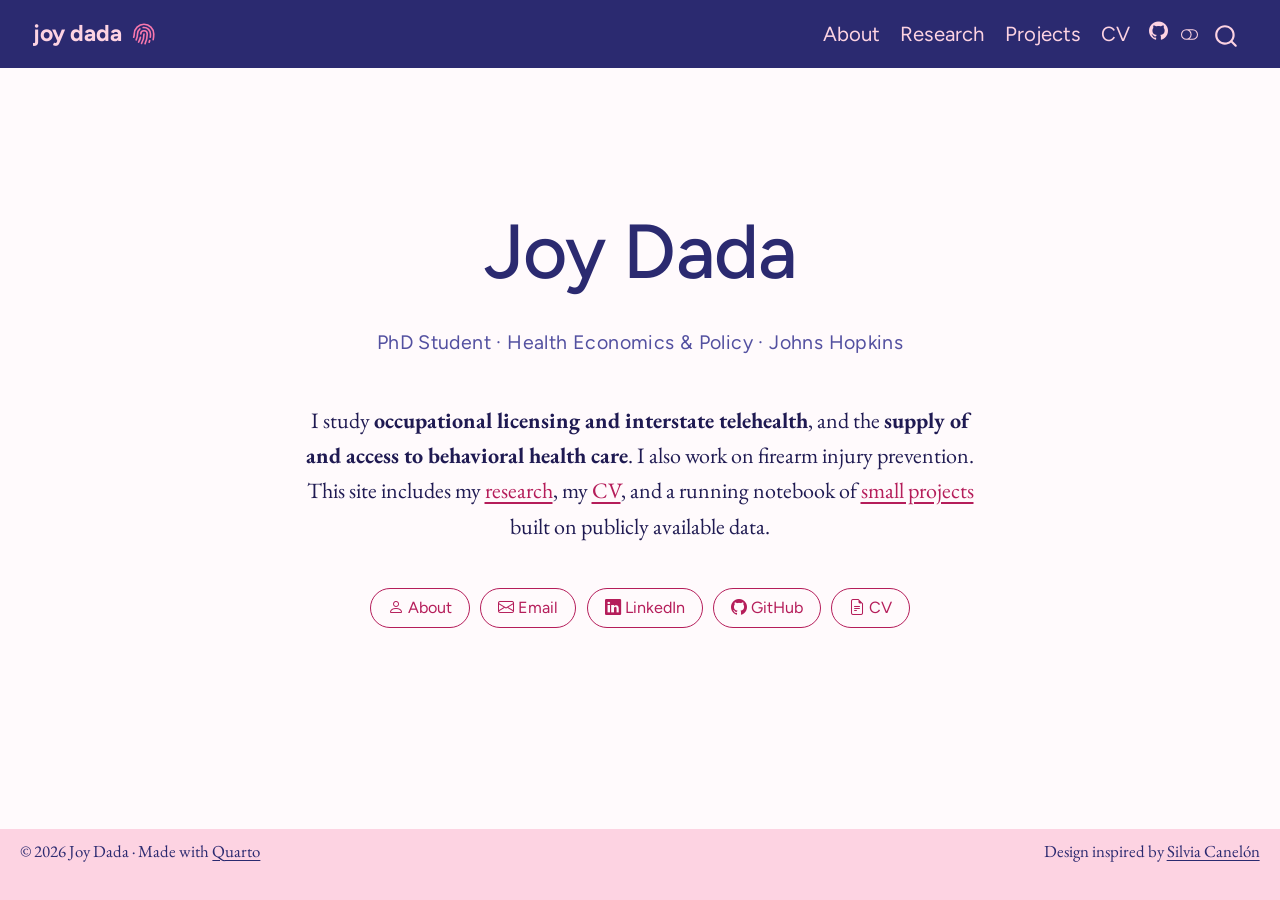
<file: index.html>
<!DOCTYPE html>
<html xmlns="http://www.w3.org/1999/xhtml" lang="en" xml:lang="en"><head>

<meta charset="utf-8">
<meta name="generator" content="quarto-1.11.9">

<meta name="viewport" content="width=device-width, initial-scale=1.0, user-scalable=yes">


<title>Joy Dada – joy dada</title>
<style>
/* Default styles provided by pandoc.
** See https://pandoc.org/MANUAL.html#variables-for-html for config info.
*/
span.smallcaps{font-variant: small-caps;}
div.columns{display: flex; gap: 1.5em;}
div.column{flex: auto;}
@media screen {
div.columns{gap: min(4vw, 1.5em);}
div.column{overflow-x: auto;}
}
div.hanging-indent{margin-left: 1.5em; text-indent: -1.5em;}
ul.task-list{list-style: none;}
ul.task-list li input[type="checkbox"] {
  width: 0.8em;
  margin: 0 0.8em 0.2em -1em; /* quarto-specific, see https://github.com/quarto-dev/quarto-cli/issues/4556 */ 
  vertical-align: middle;
}
</style>


<script src="site_libs/quarto-nav/quarto-nav.js"></script>
<script src="site_libs/quarto-nav/headroom.min.js"></script>
<script src="site_libs/clipboard/clipboard.min.js"></script>
<script src="site_libs/quarto-search/autocomplete.umd.js"></script>
<script src="site_libs/quarto-search/fuse.min.js"></script>
<script src="site_libs/quarto-search/quarto-search.js"></script>
<meta name="quarto:offset" content="./">
<link href="./assets/img/logo.svg" rel="icon" type="image/svg+xml">
<script src="site_libs/quarto-html/quarto.js" type="module"></script>
<script src="site_libs/quarto-html/tabsets/tabsets.js" type="module"></script>
<script src="site_libs/quarto-html/scrollable-regions/scrollable-regions.js" type="module"></script>
<script src="site_libs/quarto-html/popper.min.js"></script>
<script src="site_libs/quarto-html/tippy.umd.min.js"></script>
<script src="site_libs/quarto-html/anchor.min.js"></script>
<link href="site_libs/quarto-html/tippy.css" rel="stylesheet">
<link href="site_libs/quarto-html/quarto-syntax-highlighting-49c787a6c175d90e42264fbd7996148e.css" rel="stylesheet" class="quarto-color-scheme" id="quarto-text-highlighting-styles">
<link href="site_libs/quarto-html/quarto-syntax-highlighting-dark-d73632b6edfcf2cb5865c4f049755b27.css" rel="stylesheet" class="quarto-color-scheme quarto-color-alternate" id="quarto-text-highlighting-styles">
<link href="site_libs/quarto-html/quarto-syntax-highlighting-49c787a6c175d90e42264fbd7996148e.css" rel="stylesheet" class="quarto-color-scheme-extra" id="quarto-text-highlighting-styles">
<script src="site_libs/bootstrap/bootstrap.min.js"></script>
<link href="site_libs/bootstrap/bootstrap-icons.css" rel="stylesheet">
<link href="site_libs/bootstrap/bootstrap-90336eb96a8a21f6276b03c439736da1.min.css" rel="stylesheet" append-hash="true" class="quarto-color-scheme" id="quarto-bootstrap" data-mode="light">
<link href="site_libs/bootstrap/bootstrap-dark-dc28793146f5f62b63ada5b87574681c.min.css" rel="stylesheet" append-hash="true" class="quarto-color-scheme quarto-color-alternate" id="quarto-bootstrap" data-mode="dark">
<link href="site_libs/bootstrap/bootstrap-90336eb96a8a21f6276b03c439736da1.min.css" rel="stylesheet" append-hash="true" class="quarto-color-scheme-extra" id="quarto-bootstrap" data-mode="light">
<script id="quarto-search-options" type="application/json">{
  "location": "navbar",
  "copy-button": false,
  "collapse-after": 3,
  "panel-placement": "end",
  "type": "overlay",
  "limit": 50,
  "keyboard-shortcut": [
    "f",
    "/",
    "s"
  ],
  "show-item-context": false,
  "language": {
    "search-no-results-text": "No results",
    "search-matching-documents-text": "matching documents",
    "search-copy-link-title": "Copy link to search",
    "search-hide-matches-text": "Hide additional matches",
    "search-more-match-text": "more match in this document",
    "search-more-matches-text": "more matches in this document",
    "search-clear-button-title": "Clear",
    "search-text-placeholder": "",
    "search-detached-cancel-button-title": "Cancel",
    "search-submit-button-title": "Submit",
    "search-label": "Search"
  }
}</script>
<style>html{ scroll-behavior: smooth; }</style>


</head>

<body class="nav-fixed fullcontent quarto-light"><a id="quarto-skip-link" class="visually-hidden-focusable" href="#quarto-content">Skip to main content</a><script id="quarto-html-before-body" type="application/javascript">
    const toggleBodyColorMode = (bsSheetEl) => {
      const mode = bsSheetEl.getAttribute("data-mode");
      const bodyEl = window.document.querySelector("body");
      if (mode === "dark") {
        bodyEl.classList.add("quarto-dark");
        bodyEl.classList.remove("quarto-light");
      } else {
        bodyEl.classList.add("quarto-light");
        bodyEl.classList.remove("quarto-dark");
      }
    }
    const toggleBodyColorPrimary = () => {
      const bsSheetEl = window.document.querySelector("link#quarto-bootstrap:not([rel=disabled-stylesheet])");
      if (bsSheetEl) {
        toggleBodyColorMode(bsSheetEl);
      }
    }
    const setColorSchemeToggle = (alternate) => {
      const toggles = window.document.querySelectorAll('.quarto-color-scheme-toggle');
      for (let i=0; i < toggles.length; i++) {
        const toggle = toggles[i];
        if (toggle) {
          toggle.setAttribute("aria-checked", alternate ? "true" : "false");
          if (alternate) {
            toggle.classList.add("alternate");
          } else {
            toggle.classList.remove("alternate");
          }
        }
      }
    };
    const toggleColorMode = (alternate) => {
      // Switch the stylesheets
      const primaryStylesheets = window.document.querySelectorAll('link.quarto-color-scheme:not(.quarto-color-alternate)');
      const alternateStylesheets = window.document.querySelectorAll('link.quarto-color-scheme.quarto-color-alternate');
      manageTransitions('#quarto-margin-sidebar .nav-link', false);
      if (alternate) {
        // note: dark is layered on light, we don't disable primary!
        enableStylesheet(alternateStylesheets);
        for (const sheetNode of alternateStylesheets) {
          if (sheetNode.id === "quarto-bootstrap") {
            toggleBodyColorMode(sheetNode);
          }
        }
      } else {
        disableStylesheet(alternateStylesheets);
        enableStylesheet(primaryStylesheets)
        toggleBodyColorPrimary();
      }
      manageTransitions('#quarto-margin-sidebar .nav-link', true);
      // Switch the toggles
      setColorSchemeToggle(alternate)
    }
    // Hack to workaround the fact that safari doesn't
    // properly recolor the scrollbar when toggling (#1455).
    // Not run on load: stylesheets are set before first paint there, and
    // scrolling would undo the scroll to a URL fragment (#14973).
    // The one pixel nudge keeps the reader where they were.
    const refreshSafariScrollbar = () => {
      if (navigator.userAgent.indexOf('Safari') > 0 && navigator.userAgent.indexOf('Chrome') == -1) {
        manageTransitions("body", false);
        const scrollY = window.scrollY;
        window.scrollTo(0, scrollY > 0 ? scrollY - 1 : 1);
        setTimeout(() => {
          window.scrollTo(0, scrollY);
          manageTransitions("body", true);
        }, 40);
      }
    }
    const disableStylesheet = (stylesheets) => {
      for (let i=0; i < stylesheets.length; i++) {
        const stylesheet = stylesheets[i];
        stylesheet.rel = 'disabled-stylesheet';
      }
    }
    const enableStylesheet = (stylesheets) => {
      for (let i=0; i < stylesheets.length; i++) {
        const stylesheet = stylesheets[i];
        if(stylesheet.rel !== 'stylesheet') { // for Chrome, which will still FOUC without this check
          stylesheet.rel = 'stylesheet';
        }
      }
    }
    const manageTransitions = (selector, allowTransitions) => {
      const els = window.document.querySelectorAll(selector);
      for (let i=0; i < els.length; i++) {
        const el = els[i];
        if (allowTransitions) {
          el.classList.remove('notransition');
        } else {
          el.classList.add('notransition');
        }
      }
    }
    const isFileUrl = () => {
      return window.location.protocol === 'file:';
    }
    const hasAlternateSentinel = () => {
      let styleSentinel = getColorSchemeSentinel();
      if (styleSentinel !== null) {
        return styleSentinel === "alternate";
      } else {
        return false;
      }
    }
    const setStyleSentinel = (alternate) => {
      const value = alternate ? "alternate" : "default";
      if (!isFileUrl()) {
        window.localStorage.setItem("quarto-color-scheme", value);
      } else {
        localAlternateSentinel = value;
      }
    }
    const getColorSchemeSentinel = () => {
      if (!isFileUrl()) {
        const storageValue = window.localStorage.getItem("quarto-color-scheme");
        return storageValue != null ? storageValue : localAlternateSentinel;
      } else {
        return localAlternateSentinel;
      }
    }
    const toggleGiscusIfUsed = (isAlternate, darkModeDefault) => {
      const baseTheme = document.querySelector('#giscus-base-theme')?.value ?? 'light';
      const alternateTheme = document.querySelector('#giscus-alt-theme')?.value ?? 'dark';
      let newTheme = '';
      if(authorPrefersDark) {
        newTheme = isAlternate ? baseTheme : alternateTheme;
      } else {
        newTheme = isAlternate ? alternateTheme : baseTheme;
      }
      const changeGiscusTheme = () => {
        // From: https://github.com/giscus/giscus/issues/336
        const sendMessage = (message) => {
          const iframe = document.querySelector('iframe.giscus-frame');
          if (!iframe) return;
          iframe.contentWindow.postMessage({ giscus: message }, 'https://giscus.app');
        }
        sendMessage({
          setConfig: {
            theme: newTheme
          }
        });
      }
      const isGiscussLoaded = window.document.querySelector('iframe.giscus-frame') !== null;
      if (isGiscussLoaded) {
        changeGiscusTheme();
      }
    };
    const authorPrefersDark = false;
    const darkModeDefault = authorPrefersDark;
      document.querySelector('link#quarto-text-highlighting-styles.quarto-color-scheme-extra').rel = 'disabled-stylesheet';
      document.querySelector('link#quarto-bootstrap.quarto-color-scheme-extra').rel = 'disabled-stylesheet';
    let localAlternateSentinel = darkModeDefault ? 'alternate' : 'default';
    // Dark / light mode switch
    window.quartoToggleColorScheme = () => {
      // Read the current dark / light value
      let toAlternate = !hasAlternateSentinel();
      toggleColorMode(toAlternate);
      refreshSafariScrollbar();
      setStyleSentinel(toAlternate);
      toggleGiscusIfUsed(toAlternate, darkModeDefault);
      window.dispatchEvent(new Event('resize'));
    };
    // Switch to dark mode if need be
    if (hasAlternateSentinel()) {
      toggleColorMode(true);
    } else {
      toggleColorMode(false);
    }
  </script>

<div id="quarto-search-results"></div>
  <header id="quarto-header" class="headroom fixed-top">
    <nav class="navbar navbar-expand-lg " data-bs-theme="dark" aria-label="Site">
      <div class="navbar-container container-fluid">
      <div class="navbar-brand-container mx-auto">
    <a href="./index.html" class="navbar-brand navbar-brand-logo">
    <img src="./assets/img/logo.svg" alt="joy dada fingerprint logo" class="navbar-logo light-content">
    <img src="./assets/img/logo.svg" alt="joy dada fingerprint logo" class="navbar-logo dark-content">
    </a>
    <a class="navbar-brand" href="./index.html">
    <span class="navbar-title">joy dada</span>
    </a>
  </div>
          <button class="navbar-toggler" type="button" data-bs-toggle="collapse" data-bs-target="#navbarCollapse" aria-controls="navbarCollapse" aria-expanded="false" aria-label="Toggle navigation" onclick="if (window.quartoToggleHeadroom) { window.quartoToggleHeadroom(); }">
  <span class="navbar-toggler-icon"></span>
</button>
          <div class="collapse navbar-collapse" id="navbarCollapse">
            <ul class="navbar-nav navbar-nav-scroll ms-auto">
  <li class="nav-item">
    <a class="nav-link" href="./about/index.html"> 
<span class="menu-text">About</span></a>
  </li>  
  <li class="nav-item">
    <a class="nav-link" href="./research/index.html"> 
<span class="menu-text">Research</span></a>
  </li>  
  <li class="nav-item">
    <a class="nav-link" href="./projects/index.html"> 
<span class="menu-text">Projects</span></a>
  </li>  
  <li class="nav-item">
    <a class="nav-link" href="./cv/index.html"> 
<span class="menu-text">CV</span></a>
  </li>  
  <li class="nav-item compact">
    <a class="nav-link" href="https://github.com/jdada360"> <i class="bi bi-github" role="img" aria-label="GitHub">
</i> 
<span class="menu-text"></span></a>
  </li>  
</ul>
          </div> <!-- /navcollapse -->
            <div class="quarto-navbar-tools">
  <button type="button" role="switch" aria-checked="false" class="quarto-color-scheme-toggle quarto-navigation-tool  px-1" onclick="window.quartoToggleColorScheme(); return false;" title="Toggle dark mode" aria-label="Toggle dark mode"><i class="bi"></i></button>
</div>
            <div id="quarto-search" class="" title="Search"></div>
      </div> <!-- /container-fluid -->
    </nav>
</header>
<!-- content -->
<div id="quarto-content" class="quarto-container page-layout-custom page-navbar" tabindex="-1">
<!-- sidebar -->
<!-- margin-sidebar -->
<!-- main -->





<div class="landing">
<div class="landing-name">
<p>Joy Dada</p>
</div>
<div class="landing-role">
<p>PhD Student · Health Economics &amp; Policy · Johns Hopkins</p>
</div>
<div class="landing-blurb">
<p>I study <strong>occupational licensing and interstate telehealth</strong>, and the <strong>supply of and access to behavioral health care</strong>. I also work on firearm injury prevention. This site includes my <a href="./research/index.html">research</a>, my <a href="./cv/index.html">CV</a>, and a running notebook of <a href="./projects/index.html">small projects</a> built on publicly available data.</p>
</div>
<div class="landing-links">
<p><a href="./about/index.html" class="landing-btn"><i class="bi bi-person"></i> About</a> <a href="mailto:jdada3@jhu.edu" class="landing-btn"><i class="bi bi-envelope"></i> Email</a> <a href="https://www.linkedin.com/in/joy-dada/" class="landing-btn"><i class="bi bi-linkedin"></i> LinkedIn</a> <a href="https://github.com/jdada360" class="landing-btn"><i class="bi bi-github"></i> GitHub</a> <a href="cv/cv.pdf" class="landing-btn"><i class="bi bi-file-earmark-text"></i> CV</a></p>
</div>
</div>




<script id="quarto-html-after-body" type="application/javascript">
  window.document.addEventListener("DOMContentLoaded", function (event) {
    // Ensure there is a toggle, if there isn't float one in the top right
    if (window.document.querySelector('.quarto-color-scheme-toggle') === null) {
      const toggle = window.document.createElement('button');
      toggle.type = "button";
      toggle.setAttribute("role", "switch");
      toggle.setAttribute("aria-checked", "false");
      toggle.classList.add('top-right');
      toggle.classList.add('quarto-color-scheme-toggle');
      toggle.setAttribute("aria-label", "Toggle dark mode");
      toggle.onclick = function() { try { window.quartoToggleColorScheme(); } catch {} return false; };
      const i = window.document.createElement("i");
      i.classList.add('bi');
      toggle.appendChild(i);
      // Put the toggle in a landmark of its own, so that landmark navigation
      // can reach it.
      //
      // The container is always a fresh direct child of body, and the toggle is
      // never moved into page furniture that the theme or the author controls.
      // The toggle is positioned against the page, so any ancestor that
      // establishes a containing block captures it: a positioned element or a
      // grid for position: absolute, and transform, filter, will-change or
      // contain for position: fixed. A direct child of body has none of these
      // to inherit, and the shift when one appears is silent and visual.
      //
      // ARIA says a document should have at most one banner, and axe reports a
      // duplicate whether or not the banners carry distinct labels. So use a
      // header when the page has no banner yet, and a named region otherwise.
      //
      // A header is a banner wherever it sits, unless it is inside sectioning
      // content, so this cannot just look at the children of body: a custom
      // page layout wraps the title block header in a plain div. An explicit
      // role="banner" always counts.
      const sectioning = 'article, aside, main, nav, section, [role="article"], [role="complementary"], [role="main"], [role="navigation"], [role="region"]';
      const hasBanner = Array.from(
        window.document.querySelectorAll('header:not([role]), [role="banner"]')
      ).some(function(el) {
        return el.hasAttribute("role") || el.closest(sectioning) === null;
      });
      const container = window.document.createElement(hasBanner ? "div" : "header");
      if (hasBanner) {
        container.setAttribute("role", "region");
        container.setAttribute("aria-label", "Toggle dark mode");
      }
      container.classList.add('quarto-color-scheme-toggle-container');
      container.appendChild(toggle);
      window.document.body.appendChild(container);
    }
    setColorSchemeToggle(hasAlternateSentinel())
    const icon = "";
    const anchorJS = new window.AnchorJS();
    anchorJS.options = {
      placement: 'right',
      icon: icon
    };
    anchorJS.add('.anchored');
    const isCodeAnnotation = (el) => {
      for (const clz of el.classList) {
        if (clz.startsWith('code-annotation-')) {                     
          return true;
        }
      }
      return false;
    }
    const onCopySuccess = function(e) {
      // button target
      const button = e.trigger;
      // don't keep focus
      button.blur();
      // flash "checked"
      button.classList.add('code-copy-button-checked');
      var currentTitle = button.getAttribute("title");
      button.setAttribute("title", "Copied!");
      let tooltip;
      if (window.bootstrap) {
        button.setAttribute("data-bs-toggle", "tooltip");
        button.setAttribute("data-bs-placement", "left");
        button.setAttribute("data-bs-title", "Copied!");
        tooltip = new bootstrap.Tooltip(button, 
          { trigger: "manual", 
            customClass: "code-copy-button-tooltip",
            offset: [0, -8]});
        tooltip.show();    
      }
      setTimeout(function() {
        if (tooltip) {
          tooltip.hide();
          button.removeAttribute("data-bs-title");
          button.removeAttribute("data-bs-toggle");
          button.removeAttribute("data-bs-placement");
        }
        button.setAttribute("title", currentTitle);
        button.classList.remove('code-copy-button-checked');
      }, 1000);
      // clear code selection
      e.clearSelection();
    }
    const getTextToCopy = function(trigger) {
      const outerScaffold = trigger.parentElement.cloneNode(true);
      const codeEl = outerScaffold.querySelector('code');
      for (const childEl of codeEl.children) {
        if (isCodeAnnotation(childEl)) {
          childEl.remove();
        }
      }
      return codeEl.innerText;
    }
    const clipboard = new window.ClipboardJS('.code-copy-button:not([data-in-quarto-modal])', {
      text: getTextToCopy
    });
    clipboard.on('success', onCopySuccess);
    if (window.document.getElementById('quarto-embedded-source-code-modal')) {
      const clipboardModal = new window.ClipboardJS('.code-copy-button[data-in-quarto-modal]', {
        text: getTextToCopy,
        container: window.document.getElementById('quarto-embedded-source-code-modal')
      });
      clipboardModal.on('success', onCopySuccess);
    }
      var localhostRegex = new RegExp(/^(?:http|https):\/\/localhost\:?[0-9]*\//);
      var mailtoRegex = new RegExp(/^mailto:/);
        var filterRegex = new RegExp("https:\/\/jdada360\.github\.io");
      var isInternal = (href) => {
          return filterRegex.test(href) || localhostRegex.test(href) || mailtoRegex.test(href);
      }
      // Inspect non-navigation links and adorn them if external
      window.quartoDecorateExternalLinks = function (root) {
     var links = (root || window.document).querySelectorAll('a[href]:not(.nav-link):not(.navbar-brand):not(.toc-action):not(.sidebar-link):not(.sidebar-item-toggle):not(.pagination-link):not(.no-external):not([aria-hidden]):not(.dropdown-item):not(.quarto-navigation-tool):not(.about-link)');
      for (var i=0; i<links.length; i++) {
        const link = links[i];
        if (!isInternal(link.href)) {
          // undo the damage that might have been done by quarto-nav.js in the case of
          // links that we want to consider external
          if (link.dataset.originalHref !== undefined) {
            link.href = link.dataset.originalHref;
          }
          if (!link.classList.contains('no-external-icon')) {
          }
        }
      }
      };
      window.quartoDecorateExternalLinks(window.document);
    // Esc closes the popup (WCAG 1.4.13) and focus leaving both trigger and
    // popup closes it (WCAG 2.4.11); tippy handles neither for interactive popups.
    const hideOnEscAndFocusOut = {
      name: 'hideOnEscAndFocusOut',
      defaultValue: true,
      fn(instance) {
        const dismiss = () => {
          // A show scheduled by the trigger delay would otherwise reopen it
          instance.clearDelayTimeouts();
          instance.hide();
        };
        const onKeyDown = (event) => {
          if (event.key !== 'Escape') {
            return;
          }
          // Keep Esc from also reaching page handlers (e.g. reveal.js overview),
          // except an open reveal.js slide menu, which Esc should close too.
          // The menu handles keys only when its keyboard option is on.
          const menuHandlesEsc = window.Reveal?.getPlugin?.('menu')?.isOpen() &&
            window.Reveal.getConfig().menu?.keyboard !== false;
          if (!menuHandlesEsc) {
            event.stopPropagation();
          }
          if (instance.popper.contains(window.document.activeElement)) {
            // Disabled while refocusing so the focus trigger does not reopen it
            instance.disable();
            instance.reference.focus();
            instance.enable();
          }
          dismiss();
        };
        const onFocusOut = (event) => {
          const target = event.relatedTarget;
          if (target && !instance.reference.contains(target) &&
              !instance.popper.contains(target)) {
            dismiss();
          }
        };
        // On the trigger too: a click trigger (code-annotations: select) has no
        // blur handling. Attached for the instance's lifetime so leaving the
        // trigger also cancels a show still pending on the trigger delay.
        instance.reference.addEventListener('focusout', onFocusOut);
        return {
          onShow() {
            window.document.addEventListener('keydown', onKeyDown, true);
            instance.popper.addEventListener('focusout', onFocusOut);
          },
          onHide() {
            window.document.removeEventListener('keydown', onKeyDown, true);
            instance.popper.removeEventListener('focusout', onFocusOut);
          },
          onDestroy() {
            instance.reference.removeEventListener('focusout', onFocusOut);
          },
        };
      },
    };
    function tippyHover(el, contentFn, onTriggerFn, onUntriggerFn) {
      const config = {
        allowHTML: true,
        maxWidth: 500,
        delay: 100,
        arrow: false,
        appendTo: function(el) {
            return el.parentElement;
        },
        interactive: true,
        interactiveBorder: 10,
        theme: 'quarto',
        placement: 'bottom-start',
        plugins: [hideOnEscAndFocusOut],
      };
      if (contentFn) {
        config.content = contentFn;
      }
      if (onTriggerFn) {
        config.onTrigger = onTriggerFn;
      }
      if (onUntriggerFn) {
        config.onUntrigger = onUntriggerFn;
      }
      window.tippy(el, config); 
    }
    const noterefs = window.document.querySelectorAll('a[role="doc-noteref"]');
    for (var i=0; i<noterefs.length; i++) {
      const ref = noterefs[i];
      tippyHover(ref, function() {
        // use id or data attribute instead here
        let href = ref.getAttribute('data-footnote-href') || ref.getAttribute('href');
        try { href = new URL(href).hash; } catch {}
        const id = href.replace(/^#\/?/, "");
        const note = window.document.getElementById(id);
        if (note) {
          return note.innerHTML;
        } else {
          return "";
        }
      });
    }
    const xrefs = window.document.querySelectorAll('a.quarto-xref');
    const processXRef = (id, note) => {
      // Strip column container classes
      const stripColumnClz = (el) => {
        el.classList.remove("page-full", "page-columns");
        if (el.children) {
          for (const child of el.children) {
            stripColumnClz(child);
          }
        }
      }
      stripColumnClz(note)
      if (id === null || id.startsWith('sec-')) {
        // Special case sections, only their first couple elements
        const container = document.createElement("div");
        if (note.children && note.children.length > 2) {
          container.appendChild(note.children[0].cloneNode(true));
          for (let i = 1; i < note.children.length; i++) {
            const child = note.children[i];
            if (child.tagName === "P" && child.innerText === "") {
              continue;
            } else {
              container.appendChild(child.cloneNode(true));
              break;
            }
          }
          if (window.Quarto?.typesetMath) {
            window.Quarto.typesetMath(container);
          }
          return container.innerHTML
        } else {
          if (window.Quarto?.typesetMath) {
            window.Quarto.typesetMath(note);
          }
          return note.innerHTML;
        }
      } else {
        // Remove any anchor links if they are present
        const anchorLink = note.querySelector('a.anchorjs-link');
        if (anchorLink) {
          anchorLink.remove();
        }
        if (window.Quarto?.typesetMath) {
          window.Quarto.typesetMath(note);
        }
        if (note.classList.contains("callout")) {
          return note.outerHTML;
        } else {
          return note.innerHTML;
        }
      }
    }
    for (var i=0; i<xrefs.length; i++) {
      const xref = xrefs[i];
      tippyHover(xref, undefined, function(instance) {
        instance.disable();
        let url = xref.getAttribute('href');
        let hash = undefined; 
        if (url.startsWith('#')) {
          hash = url;
        } else {
          try { hash = new URL(url).hash; } catch {}
        }
        if (hash) {
          const id = hash.replace(/^#\/?/, "");
          const note = window.document.getElementById(id);
          if (note !== null) {
            try {
              const html = processXRef(id, note.cloneNode(true));
              instance.setContent(html);
            } finally {
              instance.enable();
              instance.show();
            }
          } else {
            // See if we can fetch this
            fetch(url.split('#')[0])
            .then(res => res.text())
            .then(html => {
              const parser = new DOMParser();
              const htmlDoc = parser.parseFromString(html, "text/html");
              const note = htmlDoc.getElementById(id);
              if (note !== null) {
                const html = processXRef(id, note);
                instance.setContent(html);
              } 
            }).finally(() => {
              instance.enable();
              instance.show();
            });
          }
        } else {
          // See if we can fetch a full url (with no hash to target)
          // This is a special case and we should probably do some content thinning / targeting
          fetch(url)
          .then(res => res.text())
          .then(html => {
            const parser = new DOMParser();
            const htmlDoc = parser.parseFromString(html, "text/html");
            const note = htmlDoc.querySelector('main.content');
            if (note !== null) {
              // This should only happen for chapter cross references
              // (since there is no id in the URL)
              // remove the first header
              if (note.children.length > 0 && note.children[0].tagName === "HEADER") {
                note.children[0].remove();
              }
              const html = processXRef(null, note);
              instance.setContent(html);
            } 
          }).finally(() => {
            instance.enable();
            instance.show();
          });
        }
      }, function(instance) {
      });
    }
        let selectedAnnoteEl;
        const selectorForAnnotation = ( cell, annotation) => {
          let cellAttr = 'data-code-cell="' + cell + '"';
          let lineAttr = 'data-code-annotation="' +  annotation + '"';
          const selector = 'span[' + cellAttr + '][' + lineAttr + ']';
          return selector;
        }
        const selectCodeLines = (annoteEl) => {
          const doc = window.document;
          const targetCell = annoteEl.getAttribute("data-target-cell");
          const targetAnnotation = annoteEl.getAttribute("data-target-annotation");
          const annoteSpan = window.document.querySelector(selectorForAnnotation(targetCell, targetAnnotation));
          const lines = annoteSpan.getAttribute("data-code-lines").split(",");
          const lineIds = lines.map((line) => {
            return targetCell + "-" + line;
          })
          // Each band is positioned against its own containing block, which is
          // not the offsetParent of the lines, so place it from client rects.
          const placeBand = (band, firstEl, lastEl, codeBlock) => {
            const container = band.offsetParent;
            if (container === null) {
              return;
            }
            const containerRect = container.getBoundingClientRect();
            // Reveal.js scales slides with a transform, so convert client
            // pixels back to the CSS pixels of the container.
            const scale = containerRect.height / container.offsetHeight || 1;
            const firstRect = firstEl.getBoundingClientRect();
            const lastRect = lastEl.getBoundingClientRect();
            const top = (firstRect.top - containerRect.top) / scale - container.clientTop + container.scrollTop;
            const height = (lastRect.bottom - firstRect.top) / scale;
            band.style.top = top - 2 + "px";
            band.style.height = height + 4 + "px";
            if (codeBlock) {
              // Without the copy button wrapper, the containing block is wider
              // than the code block, so span the code block explicitly.
              const blockRect = codeBlock.getBoundingClientRect();
              band.style.left = (blockRect.left - containerRect.left) / scale - container.clientLeft + container.scrollLeft + "px";
              band.style.width = blockRect.width / scale + "px";
            }
          };
          if (lineIds.length > 0) {
            const el = window.document.getElementById(lineIds[0]);
            const lastEl = window.document.getElementById(lineIds[lineIds.length - 1]);
            const parent = el.parentElement.parentElement;
            // cook up a div (if necessary) and position it
            let div = window.document.getElementById("code-annotation-line-highlight");
            if (div === null) {
              div = window.document.createElement("div");
              div.setAttribute("id", "code-annotation-line-highlight");
              div.style.position = 'absolute';
              parent.appendChild(div);
            }
            placeBand(div, el, lastEl, parent.closest("div.sourceCode") || parent);
            let gutterDiv = window.document.getElementById("code-annotation-line-highlight-gutter");
            if (gutterDiv === null) {
              gutterDiv = window.document.createElement("div");
              gutterDiv.setAttribute("id", "code-annotation-line-highlight-gutter");
              gutterDiv.style.position = 'absolute';
              const codeCell = window.document.getElementById(targetCell);
              const gutter = codeCell.querySelector('.code-annotation-gutter');
              gutter.appendChild(gutterDiv);
            }
            placeBand(gutterDiv, el, lastEl);
            selectedAnnoteEl = annoteEl;
          }
        };
        const unselectCodeLines = () => {
          const elementsIds = ["code-annotation-line-highlight", "code-annotation-line-highlight-gutter"];
          elementsIds.forEach((elId) => {
            const div = window.document.getElementById(elId);
            if (div) {
              div.remove();
            }
          });
          selectedAnnoteEl = undefined;
        };
          // Handle positioning of the toggle
      window.addEventListener(
        "resize",
        throttle(() => {
          elRect = undefined;
          if (selectedAnnoteEl) {
            selectCodeLines(selectedAnnoteEl);
          }
        }, 10)
      );
      function throttle(fn, ms) {
      let throttle = false;
      let timer;
        return (...args) => {
          if(!throttle) { // first call gets through
              fn.apply(this, args);
              throttle = true;
          } else { // all the others get throttled
              if(timer) clearTimeout(timer); // cancel #2
              timer = setTimeout(() => {
                fn.apply(this, args);
                timer = throttle = false;
              }, ms);
          }
        };
      }
        // Attach click handler to the DT
        const annoteDls = window.document.querySelectorAll('dt[data-target-cell]');
        for (const annoteDlNode of annoteDls) {
          annoteDlNode.addEventListener('click', (event) => {
            const clickedEl = event.target;
            if (clickedEl !== selectedAnnoteEl) {
              unselectCodeLines();
              const activeEl = window.document.querySelector('dt[data-target-cell].code-annotation-active');
              if (activeEl) {
                activeEl.classList.remove('code-annotation-active');
              }
              selectCodeLines(clickedEl);
              clickedEl.classList.add('code-annotation-active');
            } else {
              // Unselect the line
              unselectCodeLines();
              clickedEl.classList.remove('code-annotation-active');
            }
          });
        }
    const findCites = (el) => {
      const parentEl = el.parentElement;
      if (parentEl) {
        const cites = parentEl.dataset.cites;
        if (cites) {
          return {
            el,
            cites: cites.split(' ')
          };
        } else {
          return findCites(el.parentElement)
        }
      } else {
        return undefined;
      }
    };
    var bibliorefs = window.document.querySelectorAll('a[role="doc-biblioref"]');
    for (var i=0; i<bibliorefs.length; i++) {
      const ref = bibliorefs[i];
      const citeInfo = findCites(ref);
      if (citeInfo) {
        tippyHover(citeInfo.el, function() {
          var popup = window.document.createElement('div');
          citeInfo.cites.forEach(function(cite) {
            var citeDiv = window.document.createElement('div');
            citeDiv.classList.add('hanging-indent');
            citeDiv.classList.add('csl-entry');
            var biblioDiv = window.document.getElementById('ref-' + cite);
            if (biblioDiv) {
              citeDiv.innerHTML = biblioDiv.innerHTML;
            }
            popup.appendChild(citeDiv);
          });
          return popup.innerHTML;
        });
      }
    }
  });
  </script>
  <script type="application/javascript">
  window.quartoScrollableRegionsLabels = {"code":"Scrollable code","output":"Scrollable output"};
  </script>
</div> <!-- /content -->
<footer class="footer">
  <div class="nav-footer">
    <div class="nav-footer-left">
<p>© 2026 Joy Dada · Made with <a href="https://quarto.org">Quarto</a></p>
</div>   
    <div class="nav-footer-center">
      &nbsp;
    </div>
    <div class="nav-footer-right">
<p>Design inspired by <a href="https://silviacanelon.com">Silvia Canelón</a></p>
</div>
  </div>
</footer>




<script src="site_libs/quarto-html/zenscroll-min.js"></script>
</body></html>
</file>
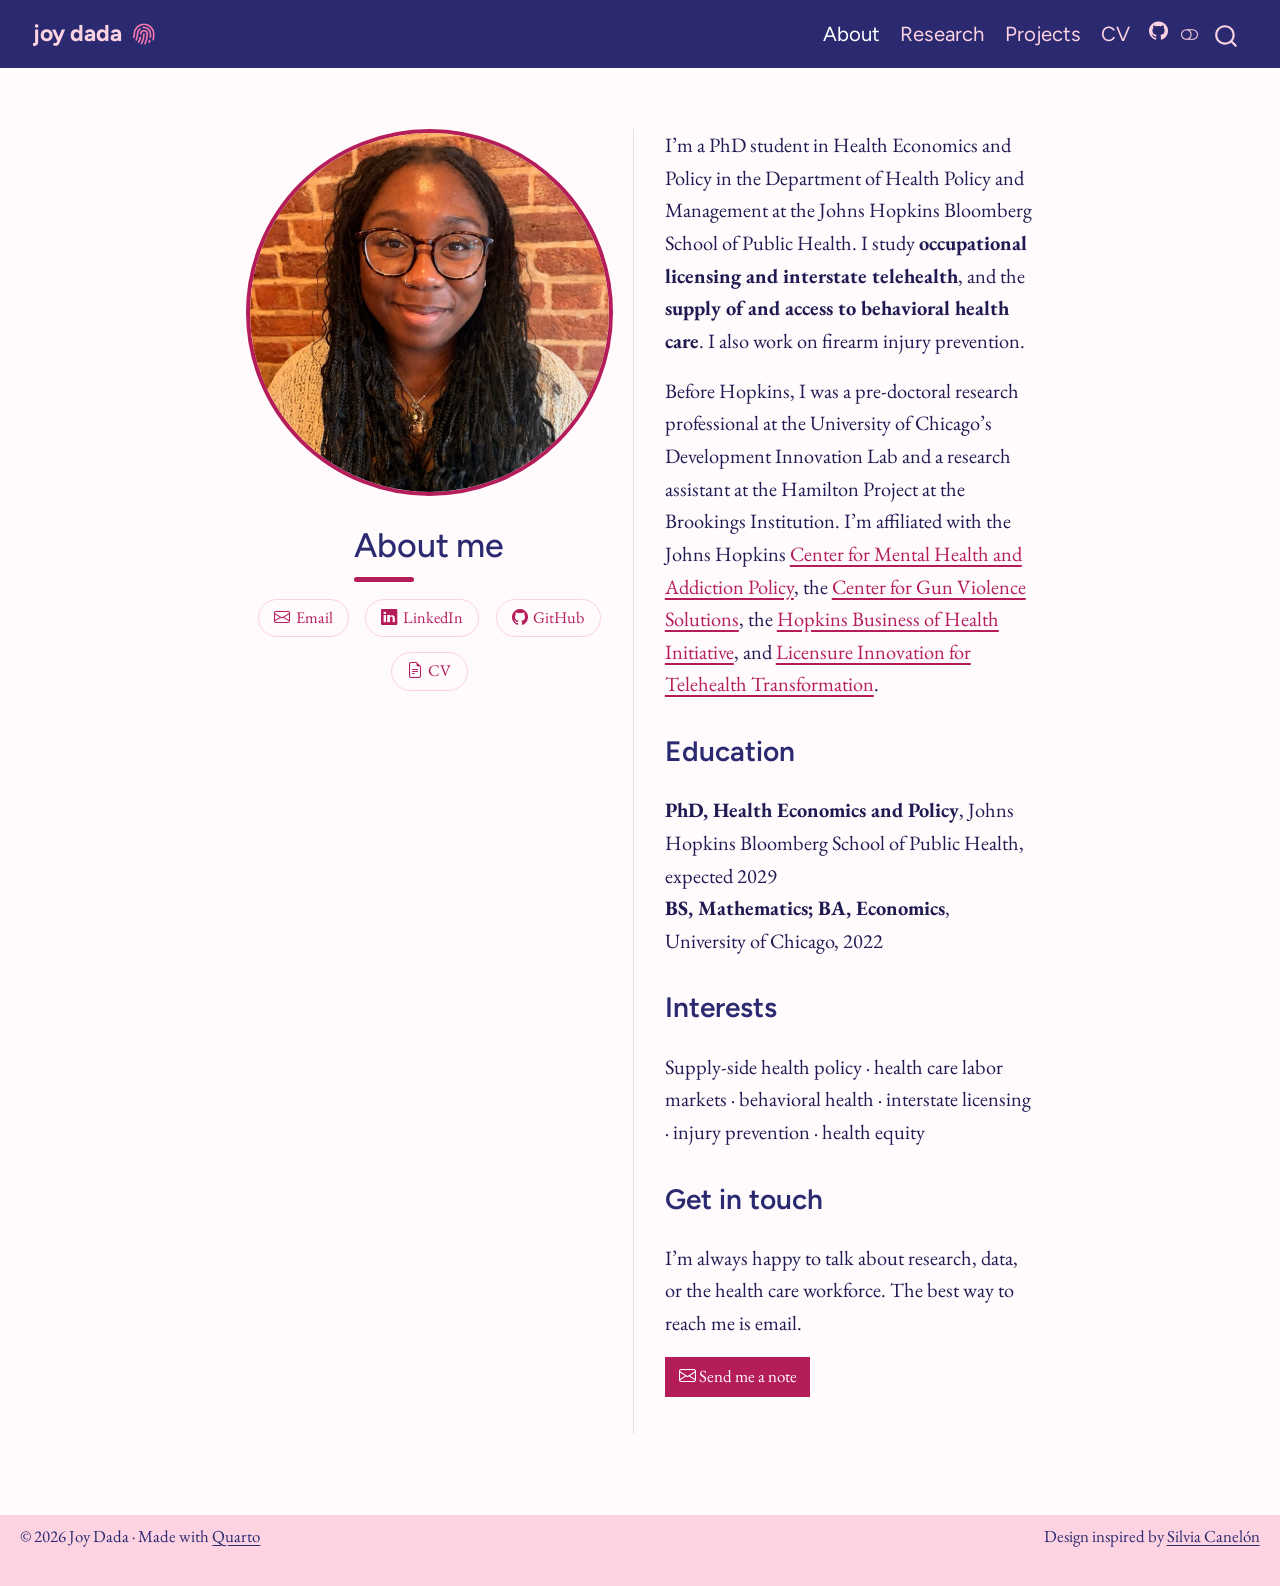
<file: about/index.html>
<!DOCTYPE html>
<html xmlns="http://www.w3.org/1999/xhtml" lang="en" xml:lang="en"><head>

<meta charset="utf-8">
<meta name="generator" content="quarto-1.11.9">

<meta name="viewport" content="width=device-width, initial-scale=1.0, user-scalable=yes">


<title>About me – joy dada</title>
<style>
/* Default styles provided by pandoc.
** See https://pandoc.org/MANUAL.html#variables-for-html for config info.
*/
span.smallcaps{font-variant: small-caps;}
div.columns{display: flex; gap: 1.5em;}
div.column{flex: auto;}
@media screen {
div.columns{gap: min(4vw, 1.5em);}
div.column{overflow-x: auto;}
}
div.hanging-indent{margin-left: 1.5em; text-indent: -1.5em;}
ul.task-list{list-style: none;}
ul.task-list li input[type="checkbox"] {
  width: 0.8em;
  margin: 0 0.8em 0.2em -1em; /* quarto-specific, see https://github.com/quarto-dev/quarto-cli/issues/4556 */ 
  vertical-align: middle;
}
</style>


<script src="../site_libs/quarto-nav/quarto-nav.js"></script>
<script src="../site_libs/quarto-nav/headroom.min.js"></script>
<script src="../site_libs/clipboard/clipboard.min.js"></script>
<script src="../site_libs/quarto-search/autocomplete.umd.js"></script>
<script src="../site_libs/quarto-search/fuse.min.js"></script>
<script src="../site_libs/quarto-search/quarto-search.js"></script>
<meta name="quarto:offset" content="../">
<link href="../assets/img/logo.svg" rel="icon" type="image/svg+xml">
<script src="../site_libs/quarto-html/quarto.js" type="module"></script>
<script src="../site_libs/quarto-html/tabsets/tabsets.js" type="module"></script>
<script src="../site_libs/quarto-html/scrollable-regions/scrollable-regions.js" type="module"></script>
<script src="../site_libs/quarto-html/popper.min.js"></script>
<script src="../site_libs/quarto-html/tippy.umd.min.js"></script>
<link href="../site_libs/quarto-html/tippy.css" rel="stylesheet">
<link href="../site_libs/quarto-html/quarto-syntax-highlighting-49c787a6c175d90e42264fbd7996148e.css" rel="stylesheet" class="quarto-color-scheme" id="quarto-text-highlighting-styles">
<link href="../site_libs/quarto-html/quarto-syntax-highlighting-dark-d73632b6edfcf2cb5865c4f049755b27.css" rel="stylesheet" class="quarto-color-scheme quarto-color-alternate" id="quarto-text-highlighting-styles">
<link href="../site_libs/quarto-html/quarto-syntax-highlighting-49c787a6c175d90e42264fbd7996148e.css" rel="stylesheet" class="quarto-color-scheme-extra" id="quarto-text-highlighting-styles">
<script src="../site_libs/bootstrap/bootstrap.min.js"></script>
<link href="../site_libs/bootstrap/bootstrap-icons.css" rel="stylesheet">
<link href="../site_libs/bootstrap/bootstrap-90336eb96a8a21f6276b03c439736da1.min.css" rel="stylesheet" append-hash="true" class="quarto-color-scheme" id="quarto-bootstrap" data-mode="light">
<link href="../site_libs/bootstrap/bootstrap-dark-dc28793146f5f62b63ada5b87574681c.min.css" rel="stylesheet" append-hash="true" class="quarto-color-scheme quarto-color-alternate" id="quarto-bootstrap" data-mode="dark">
<link href="../site_libs/bootstrap/bootstrap-90336eb96a8a21f6276b03c439736da1.min.css" rel="stylesheet" append-hash="true" class="quarto-color-scheme-extra" id="quarto-bootstrap" data-mode="light">
<script id="quarto-search-options" type="application/json">{
  "location": "navbar",
  "copy-button": false,
  "collapse-after": 3,
  "panel-placement": "end",
  "type": "overlay",
  "limit": 50,
  "keyboard-shortcut": [
    "f",
    "/",
    "s"
  ],
  "show-item-context": false,
  "language": {
    "search-no-results-text": "No results",
    "search-matching-documents-text": "matching documents",
    "search-copy-link-title": "Copy link to search",
    "search-hide-matches-text": "Hide additional matches",
    "search-more-match-text": "more match in this document",
    "search-more-matches-text": "more matches in this document",
    "search-clear-button-title": "Clear",
    "search-text-placeholder": "",
    "search-detached-cancel-button-title": "Cancel",
    "search-submit-button-title": "Submit",
    "search-label": "Search"
  }
}</script>
<style>html{ scroll-behavior: smooth; }</style>


</head>

<body class="nav-fixed fullcontent quarto-light"><a id="quarto-skip-link" class="visually-hidden-focusable" href="#quarto-document-content">Skip to main content</a><script id="quarto-html-before-body" type="application/javascript">
    const toggleBodyColorMode = (bsSheetEl) => {
      const mode = bsSheetEl.getAttribute("data-mode");
      const bodyEl = window.document.querySelector("body");
      if (mode === "dark") {
        bodyEl.classList.add("quarto-dark");
        bodyEl.classList.remove("quarto-light");
      } else {
        bodyEl.classList.add("quarto-light");
        bodyEl.classList.remove("quarto-dark");
      }
    }
    const toggleBodyColorPrimary = () => {
      const bsSheetEl = window.document.querySelector("link#quarto-bootstrap:not([rel=disabled-stylesheet])");
      if (bsSheetEl) {
        toggleBodyColorMode(bsSheetEl);
      }
    }
    const setColorSchemeToggle = (alternate) => {
      const toggles = window.document.querySelectorAll('.quarto-color-scheme-toggle');
      for (let i=0; i < toggles.length; i++) {
        const toggle = toggles[i];
        if (toggle) {
          toggle.setAttribute("aria-checked", alternate ? "true" : "false");
          if (alternate) {
            toggle.classList.add("alternate");
          } else {
            toggle.classList.remove("alternate");
          }
        }
      }
    };
    const toggleColorMode = (alternate) => {
      // Switch the stylesheets
      const primaryStylesheets = window.document.querySelectorAll('link.quarto-color-scheme:not(.quarto-color-alternate)');
      const alternateStylesheets = window.document.querySelectorAll('link.quarto-color-scheme.quarto-color-alternate');
      manageTransitions('#quarto-margin-sidebar .nav-link', false);
      if (alternate) {
        // note: dark is layered on light, we don't disable primary!
        enableStylesheet(alternateStylesheets);
        for (const sheetNode of alternateStylesheets) {
          if (sheetNode.id === "quarto-bootstrap") {
            toggleBodyColorMode(sheetNode);
          }
        }
      } else {
        disableStylesheet(alternateStylesheets);
        enableStylesheet(primaryStylesheets)
        toggleBodyColorPrimary();
      }
      manageTransitions('#quarto-margin-sidebar .nav-link', true);
      // Switch the toggles
      setColorSchemeToggle(alternate)
    }
    // Hack to workaround the fact that safari doesn't
    // properly recolor the scrollbar when toggling (#1455).
    // Not run on load: stylesheets are set before first paint there, and
    // scrolling would undo the scroll to a URL fragment (#14973).
    // The one pixel nudge keeps the reader where they were.
    const refreshSafariScrollbar = () => {
      if (navigator.userAgent.indexOf('Safari') > 0 && navigator.userAgent.indexOf('Chrome') == -1) {
        manageTransitions("body", false);
        const scrollY = window.scrollY;
        window.scrollTo(0, scrollY > 0 ? scrollY - 1 : 1);
        setTimeout(() => {
          window.scrollTo(0, scrollY);
          manageTransitions("body", true);
        }, 40);
      }
    }
    const disableStylesheet = (stylesheets) => {
      for (let i=0; i < stylesheets.length; i++) {
        const stylesheet = stylesheets[i];
        stylesheet.rel = 'disabled-stylesheet';
      }
    }
    const enableStylesheet = (stylesheets) => {
      for (let i=0; i < stylesheets.length; i++) {
        const stylesheet = stylesheets[i];
        if(stylesheet.rel !== 'stylesheet') { // for Chrome, which will still FOUC without this check
          stylesheet.rel = 'stylesheet';
        }
      }
    }
    const manageTransitions = (selector, allowTransitions) => {
      const els = window.document.querySelectorAll(selector);
      for (let i=0; i < els.length; i++) {
        const el = els[i];
        if (allowTransitions) {
          el.classList.remove('notransition');
        } else {
          el.classList.add('notransition');
        }
      }
    }
    const isFileUrl = () => {
      return window.location.protocol === 'file:';
    }
    const hasAlternateSentinel = () => {
      let styleSentinel = getColorSchemeSentinel();
      if (styleSentinel !== null) {
        return styleSentinel === "alternate";
      } else {
        return false;
      }
    }
    const setStyleSentinel = (alternate) => {
      const value = alternate ? "alternate" : "default";
      if (!isFileUrl()) {
        window.localStorage.setItem("quarto-color-scheme", value);
      } else {
        localAlternateSentinel = value;
      }
    }
    const getColorSchemeSentinel = () => {
      if (!isFileUrl()) {
        const storageValue = window.localStorage.getItem("quarto-color-scheme");
        return storageValue != null ? storageValue : localAlternateSentinel;
      } else {
        return localAlternateSentinel;
      }
    }
    const toggleGiscusIfUsed = (isAlternate, darkModeDefault) => {
      const baseTheme = document.querySelector('#giscus-base-theme')?.value ?? 'light';
      const alternateTheme = document.querySelector('#giscus-alt-theme')?.value ?? 'dark';
      let newTheme = '';
      if(authorPrefersDark) {
        newTheme = isAlternate ? baseTheme : alternateTheme;
      } else {
        newTheme = isAlternate ? alternateTheme : baseTheme;
      }
      const changeGiscusTheme = () => {
        // From: https://github.com/giscus/giscus/issues/336
        const sendMessage = (message) => {
          const iframe = document.querySelector('iframe.giscus-frame');
          if (!iframe) return;
          iframe.contentWindow.postMessage({ giscus: message }, 'https://giscus.app');
        }
        sendMessage({
          setConfig: {
            theme: newTheme
          }
        });
      }
      const isGiscussLoaded = window.document.querySelector('iframe.giscus-frame') !== null;
      if (isGiscussLoaded) {
        changeGiscusTheme();
      }
    };
    const authorPrefersDark = false;
    const darkModeDefault = authorPrefersDark;
      document.querySelector('link#quarto-text-highlighting-styles.quarto-color-scheme-extra').rel = 'disabled-stylesheet';
      document.querySelector('link#quarto-bootstrap.quarto-color-scheme-extra').rel = 'disabled-stylesheet';
    let localAlternateSentinel = darkModeDefault ? 'alternate' : 'default';
    // Dark / light mode switch
    window.quartoToggleColorScheme = () => {
      // Read the current dark / light value
      let toAlternate = !hasAlternateSentinel();
      toggleColorMode(toAlternate);
      refreshSafariScrollbar();
      setStyleSentinel(toAlternate);
      toggleGiscusIfUsed(toAlternate, darkModeDefault);
      window.dispatchEvent(new Event('resize'));
    };
    // Switch to dark mode if need be
    if (hasAlternateSentinel()) {
      toggleColorMode(true);
    } else {
      toggleColorMode(false);
    }
  </script>

<div id="quarto-search-results"></div>
  <header id="quarto-header" class="headroom fixed-top">
    <nav class="navbar navbar-expand-lg " data-bs-theme="dark" aria-label="Site">
      <div class="navbar-container container-fluid">
      <div class="navbar-brand-container mx-auto">
    <a href="../index.html" class="navbar-brand navbar-brand-logo">
    <img src="../assets/img/logo.svg" alt="joy dada fingerprint logo" class="navbar-logo light-content">
    <img src="../assets/img/logo.svg" alt="joy dada fingerprint logo" class="navbar-logo dark-content">
    </a>
    <a class="navbar-brand" href="../index.html">
    <span class="navbar-title">joy dada</span>
    </a>
  </div>
          <button class="navbar-toggler" type="button" data-bs-toggle="collapse" data-bs-target="#navbarCollapse" aria-controls="navbarCollapse" aria-expanded="false" aria-label="Toggle navigation" onclick="if (window.quartoToggleHeadroom) { window.quartoToggleHeadroom(); }">
  <span class="navbar-toggler-icon"></span>
</button>
          <div class="collapse navbar-collapse" id="navbarCollapse">
            <ul class="navbar-nav navbar-nav-scroll ms-auto">
  <li class="nav-item">
    <a class="nav-link active" href="../about/index.html" aria-current="page"> 
<span class="menu-text">About</span></a>
  </li>  
  <li class="nav-item">
    <a class="nav-link" href="../research/index.html"> 
<span class="menu-text">Research</span></a>
  </li>  
  <li class="nav-item">
    <a class="nav-link" href="../projects/index.html"> 
<span class="menu-text">Projects</span></a>
  </li>  
  <li class="nav-item">
    <a class="nav-link" href="../cv/index.html"> 
<span class="menu-text">CV</span></a>
  </li>  
  <li class="nav-item compact">
    <a class="nav-link" href="https://github.com/jdada360"> <i class="bi bi-github" role="img" aria-label="GitHub">
</i> 
<span class="menu-text"></span></a>
  </li>  
</ul>
          </div> <!-- /navcollapse -->
            <div class="quarto-navbar-tools">
  <button type="button" role="switch" aria-checked="false" class="quarto-color-scheme-toggle quarto-navigation-tool  px-1" onclick="window.quartoToggleColorScheme(); return false;" title="Toggle dark mode" aria-label="Toggle dark mode"><i class="bi"></i></button>
</div>
            <div id="quarto-search" class="" title="Search"></div>
      </div> <!-- /container-fluid -->
    </nav>
</header>
<!-- content -->
<div id="quarto-content" class="quarto-container page-columns page-rows-contents page-layout-article page-navbar">
<!-- sidebar -->
<!-- margin-sidebar -->
    
<!-- main -->
<div class="quarto-about-trestles">
  <div class="about-entity">
    <img src="../assets/img/profile.jpg" class="about-image
  round " style="height: 18em; width: 18em;">
<header id="title-block-header" class="quarto-title-block default">
<div class="quarto-title">
<h1 class="title">About me</h1>
</div>
<div class="quarto-title-meta">
  </div>
</header>
    <div class="about-links">
  <a href="mailto:jdada3@jhu.edu" class="about-link" rel="" target="">
    <i class="bi bi-envelope"></i>
     <span class="about-link-text">Email</span>
  </a>
  <a href="https://www.linkedin.com/in/joy-dada/" class="about-link" rel="" target="">
    <i class="bi bi-linkedin"></i>
     <span class="about-link-text">LinkedIn</span>
  </a>
  <a href="https://github.com/jdada360" class="about-link" rel="" target="">
    <i class="bi bi-github"></i>
     <span class="about-link-text">GitHub</span>
  </a>
  <a href="/../cv/index.qmd" class="about-link" rel="" target="">
    <i class="bi bi-file-earmark-text"></i>
     <span class="about-link-text">CV</span>
  </a>
</div>
  </div>
  <div class="about-contents"><main class="content" id="quarto-document-content" tabindex="-1">

<p>I’m a PhD student in Health Economics and Policy in the Department of Health Policy and Management at the Johns Hopkins Bloomberg School of Public Health. I study <strong>occupational licensing and interstate telehealth</strong>, and the <strong>supply of and access to behavioral health care</strong>. I also work on firearm injury prevention.</p>
<p>Before Hopkins, I was a pre-doctoral research professional at the University of Chicago’s Development Innovation Lab and a research assistant at the Hamilton Project at the Brookings Institution. I’m affiliated with the Johns Hopkins <a href="https://publichealth.jhu.edu/center-for-mental-health-and-addiction-policy">Center for Mental Health and Addiction Policy</a>, the <a href="https://publichealth.jhu.edu/center-for-gun-violence-solutions">Center for Gun Violence Solutions</a>, the <a href="https://hbhi.jhu.edu/">Hopkins Business of Health Initiative</a>, and <a href="https://www.hopkinsmedicine.org/telemedicine/state-changes">Licensure Innovation for Telehealth Transformation</a>.</p>
<section id="education" class="level2">
<h2 data-anchor-id="education">Education</h2>
<p><strong>PhD, Health Economics and Policy</strong>, Johns Hopkins Bloomberg School of Public Health, expected 2029<br>
<strong>BS, Mathematics; BA, Economics</strong>, University of Chicago, 2022</p>
</section>
<section id="interests" class="level2">
<h2 data-anchor-id="interests">Interests</h2>
<p>Supply-side health policy · health care labor markets · behavioral health · interstate licensing · injury prevention · health equity</p>
</section>
<section id="get-in-touch" class="level2">
<h2 data-anchor-id="get-in-touch">Get in touch</h2>
<p>I’m always happy to talk about research, data, or the health care workforce. The best way to reach me is email.</p>
<p><a href="mailto:jdada3@jhu.edu" class="btn btn-primary"><i class="bi bi-envelope"></i> Send me a note</a></p>


</section>
<a onclick="window.scrollTo(0, 0); return false;" role="button" id="quarto-back-to-top"><i class="bi bi-arrow-up"></i> Back to top</a></main></div>
</div>
 <!-- /main -->
<script id="quarto-html-after-body" type="application/javascript">
  window.document.addEventListener("DOMContentLoaded", function (event) {
    // Ensure there is a toggle, if there isn't float one in the top right
    if (window.document.querySelector('.quarto-color-scheme-toggle') === null) {
      const toggle = window.document.createElement('button');
      toggle.type = "button";
      toggle.setAttribute("role", "switch");
      toggle.setAttribute("aria-checked", "false");
      toggle.classList.add('top-right');
      toggle.classList.add('quarto-color-scheme-toggle');
      toggle.setAttribute("aria-label", "Toggle dark mode");
      toggle.onclick = function() { try { window.quartoToggleColorScheme(); } catch {} return false; };
      const i = window.document.createElement("i");
      i.classList.add('bi');
      toggle.appendChild(i);
      // Put the toggle in a landmark of its own, so that landmark navigation
      // can reach it.
      //
      // The container is always a fresh direct child of body, and the toggle is
      // never moved into page furniture that the theme or the author controls.
      // The toggle is positioned against the page, so any ancestor that
      // establishes a containing block captures it: a positioned element or a
      // grid for position: absolute, and transform, filter, will-change or
      // contain for position: fixed. A direct child of body has none of these
      // to inherit, and the shift when one appears is silent and visual.
      //
      // ARIA says a document should have at most one banner, and axe reports a
      // duplicate whether or not the banners carry distinct labels. So use a
      // header when the page has no banner yet, and a named region otherwise.
      //
      // A header is a banner wherever it sits, unless it is inside sectioning
      // content, so this cannot just look at the children of body: a custom
      // page layout wraps the title block header in a plain div. An explicit
      // role="banner" always counts.
      const sectioning = 'article, aside, main, nav, section, [role="article"], [role="complementary"], [role="main"], [role="navigation"], [role="region"]';
      const hasBanner = Array.from(
        window.document.querySelectorAll('header:not([role]), [role="banner"]')
      ).some(function(el) {
        return el.hasAttribute("role") || el.closest(sectioning) === null;
      });
      const container = window.document.createElement(hasBanner ? "div" : "header");
      if (hasBanner) {
        container.setAttribute("role", "region");
        container.setAttribute("aria-label", "Toggle dark mode");
      }
      container.classList.add('quarto-color-scheme-toggle-container');
      container.appendChild(toggle);
      window.document.body.appendChild(container);
    }
    setColorSchemeToggle(hasAlternateSentinel())
    const isCodeAnnotation = (el) => {
      for (const clz of el.classList) {
        if (clz.startsWith('code-annotation-')) {                     
          return true;
        }
      }
      return false;
    }
    const onCopySuccess = function(e) {
      // button target
      const button = e.trigger;
      // don't keep focus
      button.blur();
      // flash "checked"
      button.classList.add('code-copy-button-checked');
      var currentTitle = button.getAttribute("title");
      button.setAttribute("title", "Copied!");
      let tooltip;
      if (window.bootstrap) {
        button.setAttribute("data-bs-toggle", "tooltip");
        button.setAttribute("data-bs-placement", "left");
        button.setAttribute("data-bs-title", "Copied!");
        tooltip = new bootstrap.Tooltip(button, 
          { trigger: "manual", 
            customClass: "code-copy-button-tooltip",
            offset: [0, -8]});
        tooltip.show();    
      }
      setTimeout(function() {
        if (tooltip) {
          tooltip.hide();
          button.removeAttribute("data-bs-title");
          button.removeAttribute("data-bs-toggle");
          button.removeAttribute("data-bs-placement");
        }
        button.setAttribute("title", currentTitle);
        button.classList.remove('code-copy-button-checked');
      }, 1000);
      // clear code selection
      e.clearSelection();
    }
    const getTextToCopy = function(trigger) {
      const outerScaffold = trigger.parentElement.cloneNode(true);
      const codeEl = outerScaffold.querySelector('code');
      for (const childEl of codeEl.children) {
        if (isCodeAnnotation(childEl)) {
          childEl.remove();
        }
      }
      return codeEl.innerText;
    }
    const clipboard = new window.ClipboardJS('.code-copy-button:not([data-in-quarto-modal])', {
      text: getTextToCopy
    });
    clipboard.on('success', onCopySuccess);
    if (window.document.getElementById('quarto-embedded-source-code-modal')) {
      const clipboardModal = new window.ClipboardJS('.code-copy-button[data-in-quarto-modal]', {
        text: getTextToCopy,
        container: window.document.getElementById('quarto-embedded-source-code-modal')
      });
      clipboardModal.on('success', onCopySuccess);
    }
      var localhostRegex = new RegExp(/^(?:http|https):\/\/localhost\:?[0-9]*\//);
      var mailtoRegex = new RegExp(/^mailto:/);
        var filterRegex = new RegExp("https:\/\/jdada360\.github\.io");
      var isInternal = (href) => {
          return filterRegex.test(href) || localhostRegex.test(href) || mailtoRegex.test(href);
      }
      // Inspect non-navigation links and adorn them if external
      window.quartoDecorateExternalLinks = function (root) {
     var links = (root || window.document).querySelectorAll('a[href]:not(.nav-link):not(.navbar-brand):not(.toc-action):not(.sidebar-link):not(.sidebar-item-toggle):not(.pagination-link):not(.no-external):not([aria-hidden]):not(.dropdown-item):not(.quarto-navigation-tool):not(.about-link)');
      for (var i=0; i<links.length; i++) {
        const link = links[i];
        if (!isInternal(link.href)) {
          // undo the damage that might have been done by quarto-nav.js in the case of
          // links that we want to consider external
          if (link.dataset.originalHref !== undefined) {
            link.href = link.dataset.originalHref;
          }
          if (!link.classList.contains('no-external-icon')) {
          }
        }
      }
      };
      window.quartoDecorateExternalLinks(window.document);
    // Esc closes the popup (WCAG 1.4.13) and focus leaving both trigger and
    // popup closes it (WCAG 2.4.11); tippy handles neither for interactive popups.
    const hideOnEscAndFocusOut = {
      name: 'hideOnEscAndFocusOut',
      defaultValue: true,
      fn(instance) {
        const dismiss = () => {
          // A show scheduled by the trigger delay would otherwise reopen it
          instance.clearDelayTimeouts();
          instance.hide();
        };
        const onKeyDown = (event) => {
          if (event.key !== 'Escape') {
            return;
          }
          // Keep Esc from also reaching page handlers (e.g. reveal.js overview),
          // except an open reveal.js slide menu, which Esc should close too.
          // The menu handles keys only when its keyboard option is on.
          const menuHandlesEsc = window.Reveal?.getPlugin?.('menu')?.isOpen() &&
            window.Reveal.getConfig().menu?.keyboard !== false;
          if (!menuHandlesEsc) {
            event.stopPropagation();
          }
          if (instance.popper.contains(window.document.activeElement)) {
            // Disabled while refocusing so the focus trigger does not reopen it
            instance.disable();
            instance.reference.focus();
            instance.enable();
          }
          dismiss();
        };
        const onFocusOut = (event) => {
          const target = event.relatedTarget;
          if (target && !instance.reference.contains(target) &&
              !instance.popper.contains(target)) {
            dismiss();
          }
        };
        // On the trigger too: a click trigger (code-annotations: select) has no
        // blur handling. Attached for the instance's lifetime so leaving the
        // trigger also cancels a show still pending on the trigger delay.
        instance.reference.addEventListener('focusout', onFocusOut);
        return {
          onShow() {
            window.document.addEventListener('keydown', onKeyDown, true);
            instance.popper.addEventListener('focusout', onFocusOut);
          },
          onHide() {
            window.document.removeEventListener('keydown', onKeyDown, true);
            instance.popper.removeEventListener('focusout', onFocusOut);
          },
          onDestroy() {
            instance.reference.removeEventListener('focusout', onFocusOut);
          },
        };
      },
    };
    function tippyHover(el, contentFn, onTriggerFn, onUntriggerFn) {
      const config = {
        allowHTML: true,
        maxWidth: 500,
        delay: 100,
        arrow: false,
        appendTo: function(el) {
            return el.parentElement;
        },
        interactive: true,
        interactiveBorder: 10,
        theme: 'quarto',
        placement: 'bottom-start',
        plugins: [hideOnEscAndFocusOut],
      };
      if (contentFn) {
        config.content = contentFn;
      }
      if (onTriggerFn) {
        config.onTrigger = onTriggerFn;
      }
      if (onUntriggerFn) {
        config.onUntrigger = onUntriggerFn;
      }
      window.tippy(el, config); 
    }
    const noterefs = window.document.querySelectorAll('a[role="doc-noteref"]');
    for (var i=0; i<noterefs.length; i++) {
      const ref = noterefs[i];
      tippyHover(ref, function() {
        // use id or data attribute instead here
        let href = ref.getAttribute('data-footnote-href') || ref.getAttribute('href');
        try { href = new URL(href).hash; } catch {}
        const id = href.replace(/^#\/?/, "");
        const note = window.document.getElementById(id);
        if (note) {
          return note.innerHTML;
        } else {
          return "";
        }
      });
    }
    const xrefs = window.document.querySelectorAll('a.quarto-xref');
    const processXRef = (id, note) => {
      // Strip column container classes
      const stripColumnClz = (el) => {
        el.classList.remove("page-full", "page-columns");
        if (el.children) {
          for (const child of el.children) {
            stripColumnClz(child);
          }
        }
      }
      stripColumnClz(note)
      if (id === null || id.startsWith('sec-')) {
        // Special case sections, only their first couple elements
        const container = document.createElement("div");
        if (note.children && note.children.length > 2) {
          container.appendChild(note.children[0].cloneNode(true));
          for (let i = 1; i < note.children.length; i++) {
            const child = note.children[i];
            if (child.tagName === "P" && child.innerText === "") {
              continue;
            } else {
              container.appendChild(child.cloneNode(true));
              break;
            }
          }
          if (window.Quarto?.typesetMath) {
            window.Quarto.typesetMath(container);
          }
          return container.innerHTML
        } else {
          if (window.Quarto?.typesetMath) {
            window.Quarto.typesetMath(note);
          }
          return note.innerHTML;
        }
      } else {
        // Remove any anchor links if they are present
        const anchorLink = note.querySelector('a.anchorjs-link');
        if (anchorLink) {
          anchorLink.remove();
        }
        if (window.Quarto?.typesetMath) {
          window.Quarto.typesetMath(note);
        }
        if (note.classList.contains("callout")) {
          return note.outerHTML;
        } else {
          return note.innerHTML;
        }
      }
    }
    for (var i=0; i<xrefs.length; i++) {
      const xref = xrefs[i];
      tippyHover(xref, undefined, function(instance) {
        instance.disable();
        let url = xref.getAttribute('href');
        let hash = undefined; 
        if (url.startsWith('#')) {
          hash = url;
        } else {
          try { hash = new URL(url).hash; } catch {}
        }
        if (hash) {
          const id = hash.replace(/^#\/?/, "");
          const note = window.document.getElementById(id);
          if (note !== null) {
            try {
              const html = processXRef(id, note.cloneNode(true));
              instance.setContent(html);
            } finally {
              instance.enable();
              instance.show();
            }
          } else {
            // See if we can fetch this
            fetch(url.split('#')[0])
            .then(res => res.text())
            .then(html => {
              const parser = new DOMParser();
              const htmlDoc = parser.parseFromString(html, "text/html");
              const note = htmlDoc.getElementById(id);
              if (note !== null) {
                const html = processXRef(id, note);
                instance.setContent(html);
              } 
            }).finally(() => {
              instance.enable();
              instance.show();
            });
          }
        } else {
          // See if we can fetch a full url (with no hash to target)
          // This is a special case and we should probably do some content thinning / targeting
          fetch(url)
          .then(res => res.text())
          .then(html => {
            const parser = new DOMParser();
            const htmlDoc = parser.parseFromString(html, "text/html");
            const note = htmlDoc.querySelector('main.content');
            if (note !== null) {
              // This should only happen for chapter cross references
              // (since there is no id in the URL)
              // remove the first header
              if (note.children.length > 0 && note.children[0].tagName === "HEADER") {
                note.children[0].remove();
              }
              const html = processXRef(null, note);
              instance.setContent(html);
            } 
          }).finally(() => {
            instance.enable();
            instance.show();
          });
        }
      }, function(instance) {
      });
    }
        let selectedAnnoteEl;
        const selectorForAnnotation = ( cell, annotation) => {
          let cellAttr = 'data-code-cell="' + cell + '"';
          let lineAttr = 'data-code-annotation="' +  annotation + '"';
          const selector = 'span[' + cellAttr + '][' + lineAttr + ']';
          return selector;
        }
        const selectCodeLines = (annoteEl) => {
          const doc = window.document;
          const targetCell = annoteEl.getAttribute("data-target-cell");
          const targetAnnotation = annoteEl.getAttribute("data-target-annotation");
          const annoteSpan = window.document.querySelector(selectorForAnnotation(targetCell, targetAnnotation));
          const lines = annoteSpan.getAttribute("data-code-lines").split(",");
          const lineIds = lines.map((line) => {
            return targetCell + "-" + line;
          })
          // Each band is positioned against its own containing block, which is
          // not the offsetParent of the lines, so place it from client rects.
          const placeBand = (band, firstEl, lastEl, codeBlock) => {
            const container = band.offsetParent;
            if (container === null) {
              return;
            }
            const containerRect = container.getBoundingClientRect();
            // Reveal.js scales slides with a transform, so convert client
            // pixels back to the CSS pixels of the container.
            const scale = containerRect.height / container.offsetHeight || 1;
            const firstRect = firstEl.getBoundingClientRect();
            const lastRect = lastEl.getBoundingClientRect();
            const top = (firstRect.top - containerRect.top) / scale - container.clientTop + container.scrollTop;
            const height = (lastRect.bottom - firstRect.top) / scale;
            band.style.top = top - 2 + "px";
            band.style.height = height + 4 + "px";
            if (codeBlock) {
              // Without the copy button wrapper, the containing block is wider
              // than the code block, so span the code block explicitly.
              const blockRect = codeBlock.getBoundingClientRect();
              band.style.left = (blockRect.left - containerRect.left) / scale - container.clientLeft + container.scrollLeft + "px";
              band.style.width = blockRect.width / scale + "px";
            }
          };
          if (lineIds.length > 0) {
            const el = window.document.getElementById(lineIds[0]);
            const lastEl = window.document.getElementById(lineIds[lineIds.length - 1]);
            const parent = el.parentElement.parentElement;
            // cook up a div (if necessary) and position it
            let div = window.document.getElementById("code-annotation-line-highlight");
            if (div === null) {
              div = window.document.createElement("div");
              div.setAttribute("id", "code-annotation-line-highlight");
              div.style.position = 'absolute';
              parent.appendChild(div);
            }
            placeBand(div, el, lastEl, parent.closest("div.sourceCode") || parent);
            let gutterDiv = window.document.getElementById("code-annotation-line-highlight-gutter");
            if (gutterDiv === null) {
              gutterDiv = window.document.createElement("div");
              gutterDiv.setAttribute("id", "code-annotation-line-highlight-gutter");
              gutterDiv.style.position = 'absolute';
              const codeCell = window.document.getElementById(targetCell);
              const gutter = codeCell.querySelector('.code-annotation-gutter');
              gutter.appendChild(gutterDiv);
            }
            placeBand(gutterDiv, el, lastEl);
            selectedAnnoteEl = annoteEl;
          }
        };
        const unselectCodeLines = () => {
          const elementsIds = ["code-annotation-line-highlight", "code-annotation-line-highlight-gutter"];
          elementsIds.forEach((elId) => {
            const div = window.document.getElementById(elId);
            if (div) {
              div.remove();
            }
          });
          selectedAnnoteEl = undefined;
        };
          // Handle positioning of the toggle
      window.addEventListener(
        "resize",
        throttle(() => {
          elRect = undefined;
          if (selectedAnnoteEl) {
            selectCodeLines(selectedAnnoteEl);
          }
        }, 10)
      );
      function throttle(fn, ms) {
      let throttle = false;
      let timer;
        return (...args) => {
          if(!throttle) { // first call gets through
              fn.apply(this, args);
              throttle = true;
          } else { // all the others get throttled
              if(timer) clearTimeout(timer); // cancel #2
              timer = setTimeout(() => {
                fn.apply(this, args);
                timer = throttle = false;
              }, ms);
          }
        };
      }
        // Attach click handler to the DT
        const annoteDls = window.document.querySelectorAll('dt[data-target-cell]');
        for (const annoteDlNode of annoteDls) {
          annoteDlNode.addEventListener('click', (event) => {
            const clickedEl = event.target;
            if (clickedEl !== selectedAnnoteEl) {
              unselectCodeLines();
              const activeEl = window.document.querySelector('dt[data-target-cell].code-annotation-active');
              if (activeEl) {
                activeEl.classList.remove('code-annotation-active');
              }
              selectCodeLines(clickedEl);
              clickedEl.classList.add('code-annotation-active');
            } else {
              // Unselect the line
              unselectCodeLines();
              clickedEl.classList.remove('code-annotation-active');
            }
          });
        }
    const findCites = (el) => {
      const parentEl = el.parentElement;
      if (parentEl) {
        const cites = parentEl.dataset.cites;
        if (cites) {
          return {
            el,
            cites: cites.split(' ')
          };
        } else {
          return findCites(el.parentElement)
        }
      } else {
        return undefined;
      }
    };
    var bibliorefs = window.document.querySelectorAll('a[role="doc-biblioref"]');
    for (var i=0; i<bibliorefs.length; i++) {
      const ref = bibliorefs[i];
      const citeInfo = findCites(ref);
      if (citeInfo) {
        tippyHover(citeInfo.el, function() {
          var popup = window.document.createElement('div');
          citeInfo.cites.forEach(function(cite) {
            var citeDiv = window.document.createElement('div');
            citeDiv.classList.add('hanging-indent');
            citeDiv.classList.add('csl-entry');
            var biblioDiv = window.document.getElementById('ref-' + cite);
            if (biblioDiv) {
              citeDiv.innerHTML = biblioDiv.innerHTML;
            }
            popup.appendChild(citeDiv);
          });
          return popup.innerHTML;
        });
      }
    }
  });
  </script>
  <script type="application/javascript">
  window.quartoScrollableRegionsLabels = {"code":"Scrollable code","output":"Scrollable output"};
  </script>
</div> <!-- /content -->
<footer class="footer">
  <div class="nav-footer">
    <div class="nav-footer-left">
<p>© 2026 Joy Dada · Made with <a href="https://quarto.org">Quarto</a></p>
</div>   
    <div class="nav-footer-center">
      &nbsp;
    </div>
    <div class="nav-footer-right">
<p>Design inspired by <a href="https://silviacanelon.com">Silvia Canelón</a></p>
</div>
  </div>
</footer>




<script src="../site_libs/quarto-html/zenscroll-min.js"></script>
</body></html>
</file>
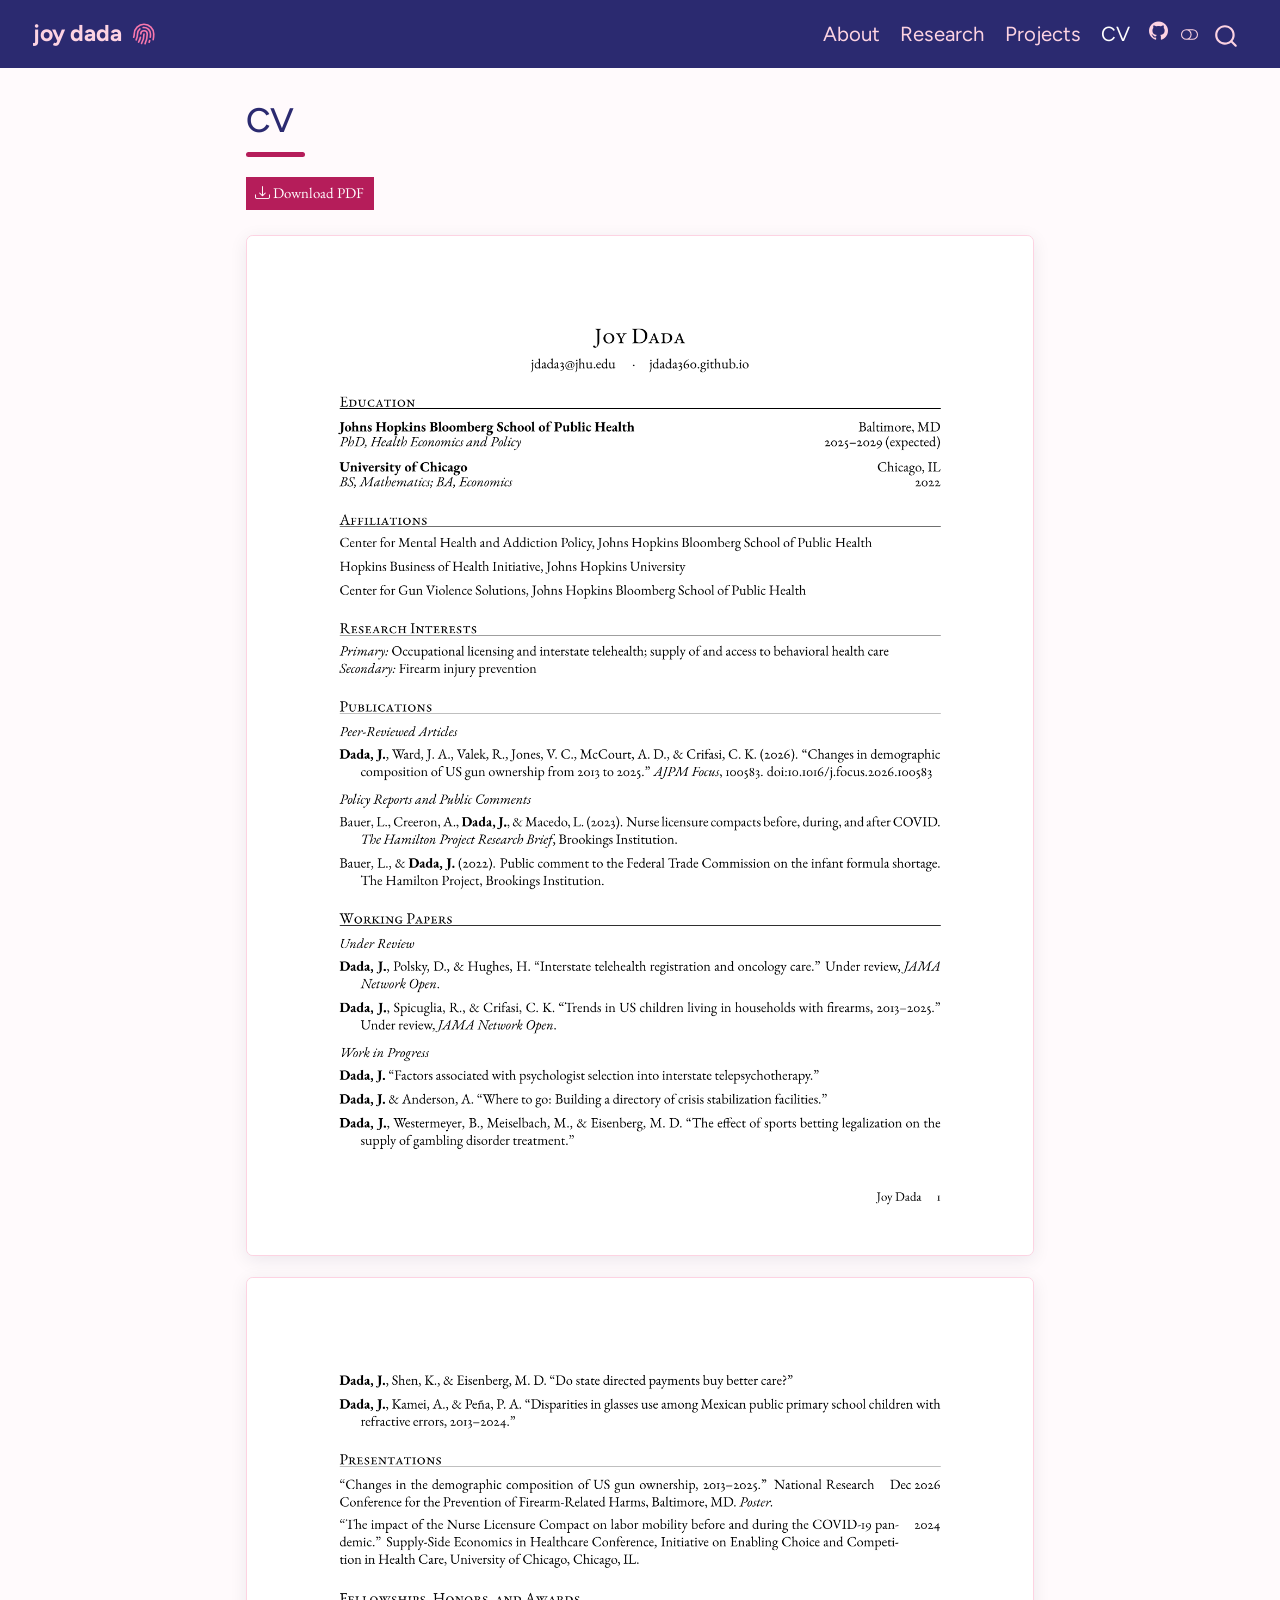
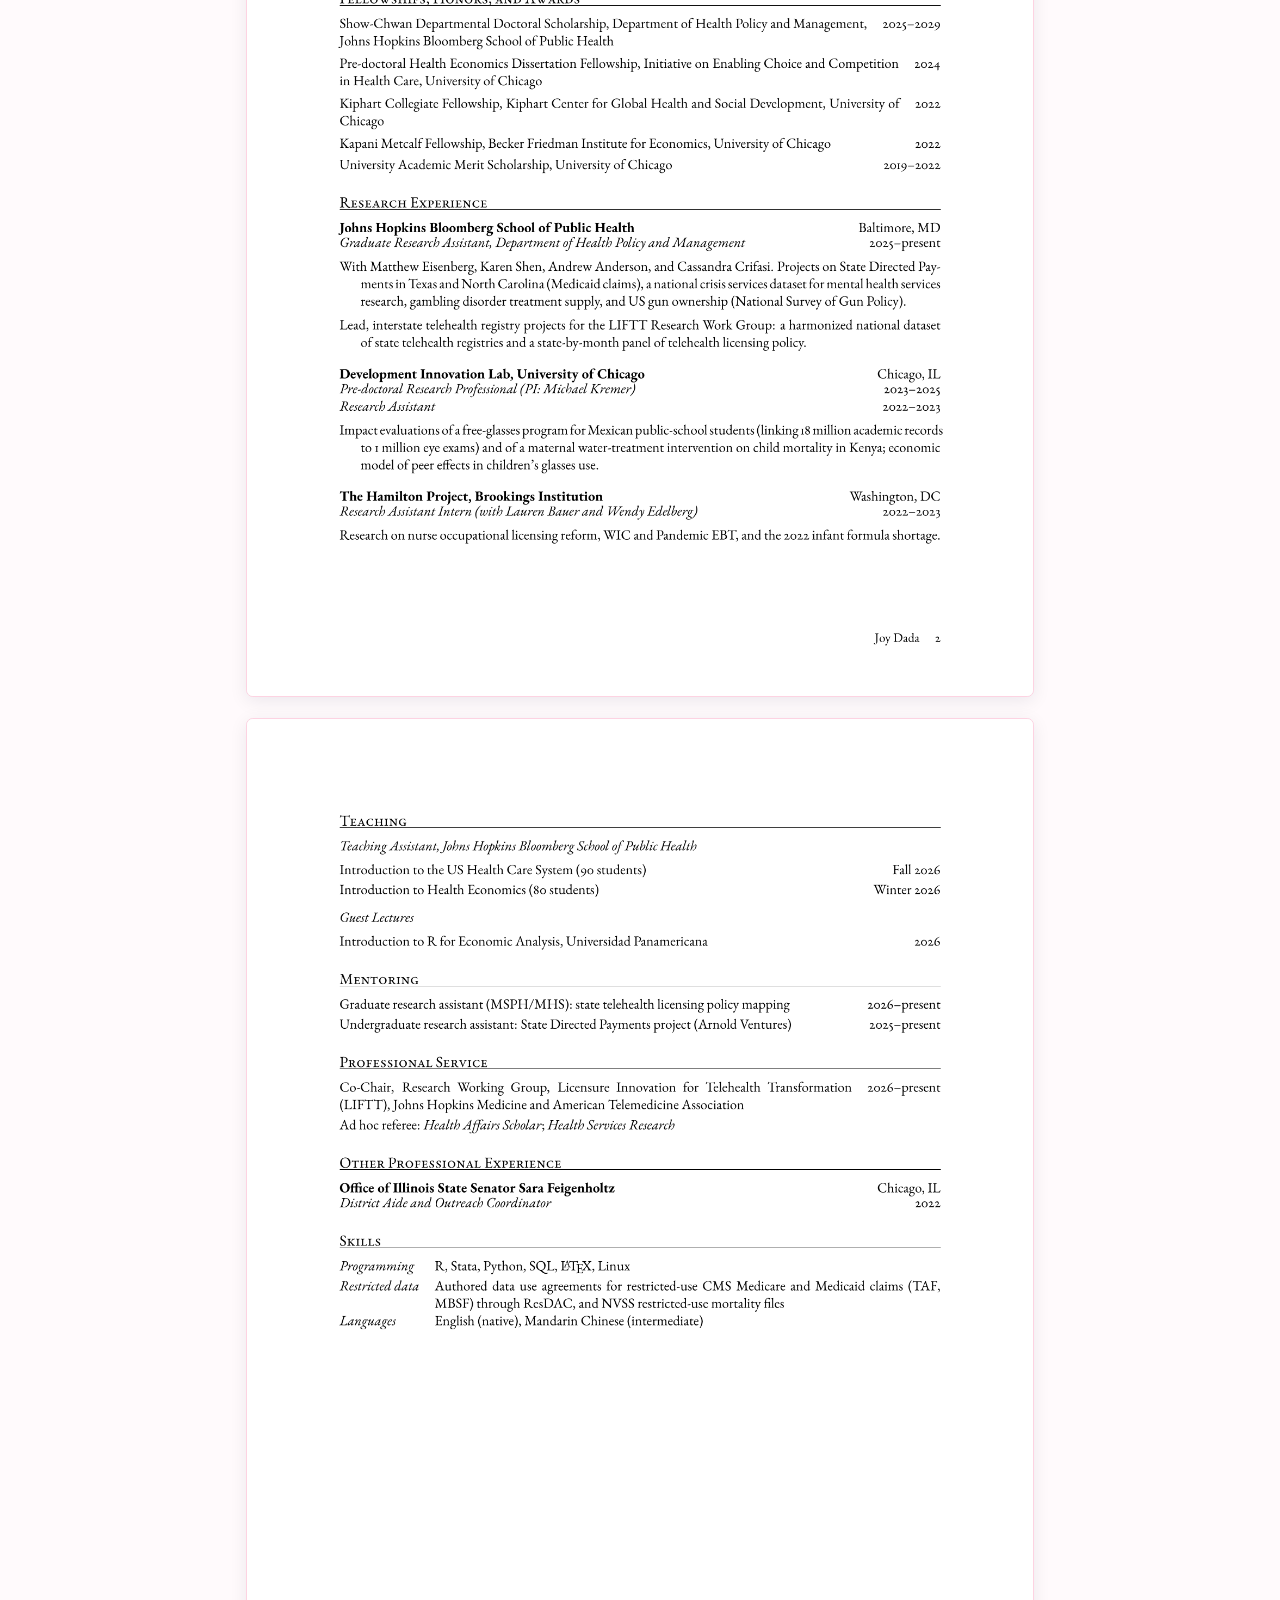
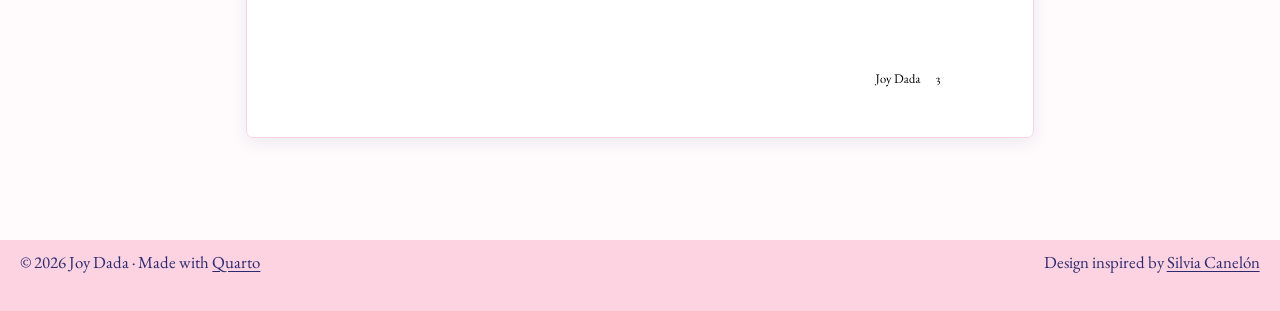
<file: cv/index.html>
<!DOCTYPE html>
<html xmlns="http://www.w3.org/1999/xhtml" lang="en" xml:lang="en"><head>

<meta charset="utf-8">
<meta name="generator" content="quarto-1.11.9">

<meta name="viewport" content="width=device-width, initial-scale=1.0, user-scalable=yes">


<title>CV – joy dada</title>
<style>
/* Default styles provided by pandoc.
** See https://pandoc.org/MANUAL.html#variables-for-html for config info.
*/
span.smallcaps{font-variant: small-caps;}
div.columns{display: flex; gap: 1.5em;}
div.column{flex: auto;}
@media screen {
div.columns{gap: min(4vw, 1.5em);}
div.column{overflow-x: auto;}
}
div.hanging-indent{margin-left: 1.5em; text-indent: -1.5em;}
ul.task-list{list-style: none;}
ul.task-list li input[type="checkbox"] {
  width: 0.8em;
  margin: 0 0.8em 0.2em -1em; /* quarto-specific, see https://github.com/quarto-dev/quarto-cli/issues/4556 */ 
  vertical-align: middle;
}
</style>


<script src="../site_libs/quarto-nav/quarto-nav.js"></script>
<script src="../site_libs/quarto-nav/headroom.min.js"></script>
<script src="../site_libs/clipboard/clipboard.min.js"></script>
<script src="../site_libs/quarto-search/autocomplete.umd.js"></script>
<script src="../site_libs/quarto-search/fuse.min.js"></script>
<script src="../site_libs/quarto-search/quarto-search.js"></script>
<meta name="quarto:offset" content="../">
<link href="../assets/img/logo.svg" rel="icon" type="image/svg+xml">
<script src="../site_libs/quarto-html/quarto.js" type="module"></script>
<script src="../site_libs/quarto-html/tabsets/tabsets.js" type="module"></script>
<script src="../site_libs/quarto-html/scrollable-regions/scrollable-regions.js" type="module"></script>
<script src="../site_libs/quarto-html/popper.min.js"></script>
<script src="../site_libs/quarto-html/tippy.umd.min.js"></script>
<script src="../site_libs/quarto-html/anchor.min.js"></script>
<link href="../site_libs/quarto-html/tippy.css" rel="stylesheet">
<link href="../site_libs/quarto-html/quarto-syntax-highlighting-49c787a6c175d90e42264fbd7996148e.css" rel="stylesheet" class="quarto-color-scheme" id="quarto-text-highlighting-styles">
<link href="../site_libs/quarto-html/quarto-syntax-highlighting-dark-d73632b6edfcf2cb5865c4f049755b27.css" rel="stylesheet" class="quarto-color-scheme quarto-color-alternate" id="quarto-text-highlighting-styles">
<link href="../site_libs/quarto-html/quarto-syntax-highlighting-49c787a6c175d90e42264fbd7996148e.css" rel="stylesheet" class="quarto-color-scheme-extra" id="quarto-text-highlighting-styles">
<script src="../site_libs/bootstrap/bootstrap.min.js"></script>
<link href="../site_libs/bootstrap/bootstrap-icons.css" rel="stylesheet">
<link href="../site_libs/bootstrap/bootstrap-90336eb96a8a21f6276b03c439736da1.min.css" rel="stylesheet" append-hash="true" class="quarto-color-scheme" id="quarto-bootstrap" data-mode="light">
<link href="../site_libs/bootstrap/bootstrap-dark-dc28793146f5f62b63ada5b87574681c.min.css" rel="stylesheet" append-hash="true" class="quarto-color-scheme quarto-color-alternate" id="quarto-bootstrap" data-mode="dark">
<link href="../site_libs/bootstrap/bootstrap-90336eb96a8a21f6276b03c439736da1.min.css" rel="stylesheet" append-hash="true" class="quarto-color-scheme-extra" id="quarto-bootstrap" data-mode="light">
<script id="quarto-search-options" type="application/json">{
  "location": "navbar",
  "copy-button": false,
  "collapse-after": 3,
  "panel-placement": "end",
  "type": "overlay",
  "limit": 50,
  "keyboard-shortcut": [
    "f",
    "/",
    "s"
  ],
  "show-item-context": false,
  "language": {
    "search-no-results-text": "No results",
    "search-matching-documents-text": "matching documents",
    "search-copy-link-title": "Copy link to search",
    "search-hide-matches-text": "Hide additional matches",
    "search-more-match-text": "more match in this document",
    "search-more-matches-text": "more matches in this document",
    "search-clear-button-title": "Clear",
    "search-text-placeholder": "",
    "search-detached-cancel-button-title": "Cancel",
    "search-submit-button-title": "Submit",
    "search-label": "Search"
  }
}</script>
<style>html{ scroll-behavior: smooth; }</style>


</head>

<body class="nav-fixed fullcontent quarto-light"><a id="quarto-skip-link" class="visually-hidden-focusable" href="#quarto-document-content">Skip to main content</a><script id="quarto-html-before-body" type="application/javascript">
    const toggleBodyColorMode = (bsSheetEl) => {
      const mode = bsSheetEl.getAttribute("data-mode");
      const bodyEl = window.document.querySelector("body");
      if (mode === "dark") {
        bodyEl.classList.add("quarto-dark");
        bodyEl.classList.remove("quarto-light");
      } else {
        bodyEl.classList.add("quarto-light");
        bodyEl.classList.remove("quarto-dark");
      }
    }
    const toggleBodyColorPrimary = () => {
      const bsSheetEl = window.document.querySelector("link#quarto-bootstrap:not([rel=disabled-stylesheet])");
      if (bsSheetEl) {
        toggleBodyColorMode(bsSheetEl);
      }
    }
    const setColorSchemeToggle = (alternate) => {
      const toggles = window.document.querySelectorAll('.quarto-color-scheme-toggle');
      for (let i=0; i < toggles.length; i++) {
        const toggle = toggles[i];
        if (toggle) {
          toggle.setAttribute("aria-checked", alternate ? "true" : "false");
          if (alternate) {
            toggle.classList.add("alternate");
          } else {
            toggle.classList.remove("alternate");
          }
        }
      }
    };
    const toggleColorMode = (alternate) => {
      // Switch the stylesheets
      const primaryStylesheets = window.document.querySelectorAll('link.quarto-color-scheme:not(.quarto-color-alternate)');
      const alternateStylesheets = window.document.querySelectorAll('link.quarto-color-scheme.quarto-color-alternate');
      manageTransitions('#quarto-margin-sidebar .nav-link', false);
      if (alternate) {
        // note: dark is layered on light, we don't disable primary!
        enableStylesheet(alternateStylesheets);
        for (const sheetNode of alternateStylesheets) {
          if (sheetNode.id === "quarto-bootstrap") {
            toggleBodyColorMode(sheetNode);
          }
        }
      } else {
        disableStylesheet(alternateStylesheets);
        enableStylesheet(primaryStylesheets)
        toggleBodyColorPrimary();
      }
      manageTransitions('#quarto-margin-sidebar .nav-link', true);
      // Switch the toggles
      setColorSchemeToggle(alternate)
    }
    // Hack to workaround the fact that safari doesn't
    // properly recolor the scrollbar when toggling (#1455).
    // Not run on load: stylesheets are set before first paint there, and
    // scrolling would undo the scroll to a URL fragment (#14973).
    // The one pixel nudge keeps the reader where they were.
    const refreshSafariScrollbar = () => {
      if (navigator.userAgent.indexOf('Safari') > 0 && navigator.userAgent.indexOf('Chrome') == -1) {
        manageTransitions("body", false);
        const scrollY = window.scrollY;
        window.scrollTo(0, scrollY > 0 ? scrollY - 1 : 1);
        setTimeout(() => {
          window.scrollTo(0, scrollY);
          manageTransitions("body", true);
        }, 40);
      }
    }
    const disableStylesheet = (stylesheets) => {
      for (let i=0; i < stylesheets.length; i++) {
        const stylesheet = stylesheets[i];
        stylesheet.rel = 'disabled-stylesheet';
      }
    }
    const enableStylesheet = (stylesheets) => {
      for (let i=0; i < stylesheets.length; i++) {
        const stylesheet = stylesheets[i];
        if(stylesheet.rel !== 'stylesheet') { // for Chrome, which will still FOUC without this check
          stylesheet.rel = 'stylesheet';
        }
      }
    }
    const manageTransitions = (selector, allowTransitions) => {
      const els = window.document.querySelectorAll(selector);
      for (let i=0; i < els.length; i++) {
        const el = els[i];
        if (allowTransitions) {
          el.classList.remove('notransition');
        } else {
          el.classList.add('notransition');
        }
      }
    }
    const isFileUrl = () => {
      return window.location.protocol === 'file:';
    }
    const hasAlternateSentinel = () => {
      let styleSentinel = getColorSchemeSentinel();
      if (styleSentinel !== null) {
        return styleSentinel === "alternate";
      } else {
        return false;
      }
    }
    const setStyleSentinel = (alternate) => {
      const value = alternate ? "alternate" : "default";
      if (!isFileUrl()) {
        window.localStorage.setItem("quarto-color-scheme", value);
      } else {
        localAlternateSentinel = value;
      }
    }
    const getColorSchemeSentinel = () => {
      if (!isFileUrl()) {
        const storageValue = window.localStorage.getItem("quarto-color-scheme");
        return storageValue != null ? storageValue : localAlternateSentinel;
      } else {
        return localAlternateSentinel;
      }
    }
    const toggleGiscusIfUsed = (isAlternate, darkModeDefault) => {
      const baseTheme = document.querySelector('#giscus-base-theme')?.value ?? 'light';
      const alternateTheme = document.querySelector('#giscus-alt-theme')?.value ?? 'dark';
      let newTheme = '';
      if(authorPrefersDark) {
        newTheme = isAlternate ? baseTheme : alternateTheme;
      } else {
        newTheme = isAlternate ? alternateTheme : baseTheme;
      }
      const changeGiscusTheme = () => {
        // From: https://github.com/giscus/giscus/issues/336
        const sendMessage = (message) => {
          const iframe = document.querySelector('iframe.giscus-frame');
          if (!iframe) return;
          iframe.contentWindow.postMessage({ giscus: message }, 'https://giscus.app');
        }
        sendMessage({
          setConfig: {
            theme: newTheme
          }
        });
      }
      const isGiscussLoaded = window.document.querySelector('iframe.giscus-frame') !== null;
      if (isGiscussLoaded) {
        changeGiscusTheme();
      }
    };
    const authorPrefersDark = false;
    const darkModeDefault = authorPrefersDark;
      document.querySelector('link#quarto-text-highlighting-styles.quarto-color-scheme-extra').rel = 'disabled-stylesheet';
      document.querySelector('link#quarto-bootstrap.quarto-color-scheme-extra').rel = 'disabled-stylesheet';
    let localAlternateSentinel = darkModeDefault ? 'alternate' : 'default';
    // Dark / light mode switch
    window.quartoToggleColorScheme = () => {
      // Read the current dark / light value
      let toAlternate = !hasAlternateSentinel();
      toggleColorMode(toAlternate);
      refreshSafariScrollbar();
      setStyleSentinel(toAlternate);
      toggleGiscusIfUsed(toAlternate, darkModeDefault);
      window.dispatchEvent(new Event('resize'));
    };
    // Switch to dark mode if need be
    if (hasAlternateSentinel()) {
      toggleColorMode(true);
    } else {
      toggleColorMode(false);
    }
  </script>

<div id="quarto-search-results"></div>
  <header id="quarto-header" class="headroom fixed-top">
    <nav class="navbar navbar-expand-lg " data-bs-theme="dark" aria-label="Site">
      <div class="navbar-container container-fluid">
      <div class="navbar-brand-container mx-auto">
    <a href="../index.html" class="navbar-brand navbar-brand-logo">
    <img src="../assets/img/logo.svg" alt="joy dada fingerprint logo" class="navbar-logo light-content">
    <img src="../assets/img/logo.svg" alt="joy dada fingerprint logo" class="navbar-logo dark-content">
    </a>
    <a class="navbar-brand" href="../index.html">
    <span class="navbar-title">joy dada</span>
    </a>
  </div>
          <button class="navbar-toggler" type="button" data-bs-toggle="collapse" data-bs-target="#navbarCollapse" aria-controls="navbarCollapse" aria-expanded="false" aria-label="Toggle navigation" onclick="if (window.quartoToggleHeadroom) { window.quartoToggleHeadroom(); }">
  <span class="navbar-toggler-icon"></span>
</button>
          <div class="collapse navbar-collapse" id="navbarCollapse">
            <ul class="navbar-nav navbar-nav-scroll ms-auto">
  <li class="nav-item">
    <a class="nav-link" href="../about/index.html"> 
<span class="menu-text">About</span></a>
  </li>  
  <li class="nav-item">
    <a class="nav-link" href="../research/index.html"> 
<span class="menu-text">Research</span></a>
  </li>  
  <li class="nav-item">
    <a class="nav-link" href="../projects/index.html"> 
<span class="menu-text">Projects</span></a>
  </li>  
  <li class="nav-item">
    <a class="nav-link active" href="../cv/index.html" aria-current="page"> 
<span class="menu-text">CV</span></a>
  </li>  
  <li class="nav-item compact">
    <a class="nav-link" href="https://github.com/jdada360"> <i class="bi bi-github" role="img" aria-label="GitHub">
</i> 
<span class="menu-text"></span></a>
  </li>  
</ul>
          </div> <!-- /navcollapse -->
            <div class="quarto-navbar-tools">
  <button type="button" role="switch" aria-checked="false" class="quarto-color-scheme-toggle quarto-navigation-tool  px-1" onclick="window.quartoToggleColorScheme(); return false;" title="Toggle dark mode" aria-label="Toggle dark mode"><i class="bi"></i></button>
</div>
            <div id="quarto-search" class="" title="Search"></div>
      </div> <!-- /container-fluid -->
    </nav>
</header>
<!-- content -->
<div id="quarto-content" class="quarto-container page-columns page-rows-contents page-layout-article page-navbar">
<!-- sidebar -->
<!-- margin-sidebar -->
    
<!-- main -->
<main class="content" id="quarto-document-content" tabindex="-1">


<header id="title-block-header" class="quarto-title-block default">
<div class="quarto-title">
<h1 class="title">CV</h1>
</div>



<div class="quarto-title-meta">

    
  
    
  </div>
  


</header>


<p><a href="cv.pdf" class="btn btn-primary btn-sm"><i class="bi bi-download"></i> Download PDF</a></p>
<div class="cv-pages">
<p><img src="page-1.png" class="cv-page img-fluid" loading="lazy" alt="CV page 1"></p>
<p><img src="page-2.png" class="cv-page img-fluid" loading="lazy" alt="CV page 2"></p>
<p><img src="page-3.png" class="cv-page img-fluid" loading="lazy" alt="CV page 3"></p>
</div>



<a onclick="window.scrollTo(0, 0); return false;" role="button" id="quarto-back-to-top"><i class="bi bi-arrow-up"></i> Back to top</a></main> <!-- /main -->
<script id="quarto-html-after-body" type="application/javascript">
  window.document.addEventListener("DOMContentLoaded", function (event) {
    // Ensure there is a toggle, if there isn't float one in the top right
    if (window.document.querySelector('.quarto-color-scheme-toggle') === null) {
      const toggle = window.document.createElement('button');
      toggle.type = "button";
      toggle.setAttribute("role", "switch");
      toggle.setAttribute("aria-checked", "false");
      toggle.classList.add('top-right');
      toggle.classList.add('quarto-color-scheme-toggle');
      toggle.setAttribute("aria-label", "Toggle dark mode");
      toggle.onclick = function() { try { window.quartoToggleColorScheme(); } catch {} return false; };
      const i = window.document.createElement("i");
      i.classList.add('bi');
      toggle.appendChild(i);
      // Put the toggle in a landmark of its own, so that landmark navigation
      // can reach it.
      //
      // The container is always a fresh direct child of body, and the toggle is
      // never moved into page furniture that the theme or the author controls.
      // The toggle is positioned against the page, so any ancestor that
      // establishes a containing block captures it: a positioned element or a
      // grid for position: absolute, and transform, filter, will-change or
      // contain for position: fixed. A direct child of body has none of these
      // to inherit, and the shift when one appears is silent and visual.
      //
      // ARIA says a document should have at most one banner, and axe reports a
      // duplicate whether or not the banners carry distinct labels. So use a
      // header when the page has no banner yet, and a named region otherwise.
      //
      // A header is a banner wherever it sits, unless it is inside sectioning
      // content, so this cannot just look at the children of body: a custom
      // page layout wraps the title block header in a plain div. An explicit
      // role="banner" always counts.
      const sectioning = 'article, aside, main, nav, section, [role="article"], [role="complementary"], [role="main"], [role="navigation"], [role="region"]';
      const hasBanner = Array.from(
        window.document.querySelectorAll('header:not([role]), [role="banner"]')
      ).some(function(el) {
        return el.hasAttribute("role") || el.closest(sectioning) === null;
      });
      const container = window.document.createElement(hasBanner ? "div" : "header");
      if (hasBanner) {
        container.setAttribute("role", "region");
        container.setAttribute("aria-label", "Toggle dark mode");
      }
      container.classList.add('quarto-color-scheme-toggle-container');
      container.appendChild(toggle);
      window.document.body.appendChild(container);
    }
    setColorSchemeToggle(hasAlternateSentinel())
    const icon = "";
    const anchorJS = new window.AnchorJS();
    anchorJS.options = {
      placement: 'right',
      icon: icon
    };
    anchorJS.add('.anchored');
    const isCodeAnnotation = (el) => {
      for (const clz of el.classList) {
        if (clz.startsWith('code-annotation-')) {                     
          return true;
        }
      }
      return false;
    }
    const onCopySuccess = function(e) {
      // button target
      const button = e.trigger;
      // don't keep focus
      button.blur();
      // flash "checked"
      button.classList.add('code-copy-button-checked');
      var currentTitle = button.getAttribute("title");
      button.setAttribute("title", "Copied!");
      let tooltip;
      if (window.bootstrap) {
        button.setAttribute("data-bs-toggle", "tooltip");
        button.setAttribute("data-bs-placement", "left");
        button.setAttribute("data-bs-title", "Copied!");
        tooltip = new bootstrap.Tooltip(button, 
          { trigger: "manual", 
            customClass: "code-copy-button-tooltip",
            offset: [0, -8]});
        tooltip.show();    
      }
      setTimeout(function() {
        if (tooltip) {
          tooltip.hide();
          button.removeAttribute("data-bs-title");
          button.removeAttribute("data-bs-toggle");
          button.removeAttribute("data-bs-placement");
        }
        button.setAttribute("title", currentTitle);
        button.classList.remove('code-copy-button-checked');
      }, 1000);
      // clear code selection
      e.clearSelection();
    }
    const getTextToCopy = function(trigger) {
      const outerScaffold = trigger.parentElement.cloneNode(true);
      const codeEl = outerScaffold.querySelector('code');
      for (const childEl of codeEl.children) {
        if (isCodeAnnotation(childEl)) {
          childEl.remove();
        }
      }
      return codeEl.innerText;
    }
    const clipboard = new window.ClipboardJS('.code-copy-button:not([data-in-quarto-modal])', {
      text: getTextToCopy
    });
    clipboard.on('success', onCopySuccess);
    if (window.document.getElementById('quarto-embedded-source-code-modal')) {
      const clipboardModal = new window.ClipboardJS('.code-copy-button[data-in-quarto-modal]', {
        text: getTextToCopy,
        container: window.document.getElementById('quarto-embedded-source-code-modal')
      });
      clipboardModal.on('success', onCopySuccess);
    }
      var localhostRegex = new RegExp(/^(?:http|https):\/\/localhost\:?[0-9]*\//);
      var mailtoRegex = new RegExp(/^mailto:/);
        var filterRegex = new RegExp("https:\/\/jdada360\.github\.io");
      var isInternal = (href) => {
          return filterRegex.test(href) || localhostRegex.test(href) || mailtoRegex.test(href);
      }
      // Inspect non-navigation links and adorn them if external
      window.quartoDecorateExternalLinks = function (root) {
     var links = (root || window.document).querySelectorAll('a[href]:not(.nav-link):not(.navbar-brand):not(.toc-action):not(.sidebar-link):not(.sidebar-item-toggle):not(.pagination-link):not(.no-external):not([aria-hidden]):not(.dropdown-item):not(.quarto-navigation-tool):not(.about-link)');
      for (var i=0; i<links.length; i++) {
        const link = links[i];
        if (!isInternal(link.href)) {
          // undo the damage that might have been done by quarto-nav.js in the case of
          // links that we want to consider external
          if (link.dataset.originalHref !== undefined) {
            link.href = link.dataset.originalHref;
          }
          if (!link.classList.contains('no-external-icon')) {
          }
        }
      }
      };
      window.quartoDecorateExternalLinks(window.document);
    // Esc closes the popup (WCAG 1.4.13) and focus leaving both trigger and
    // popup closes it (WCAG 2.4.11); tippy handles neither for interactive popups.
    const hideOnEscAndFocusOut = {
      name: 'hideOnEscAndFocusOut',
      defaultValue: true,
      fn(instance) {
        const dismiss = () => {
          // A show scheduled by the trigger delay would otherwise reopen it
          instance.clearDelayTimeouts();
          instance.hide();
        };
        const onKeyDown = (event) => {
          if (event.key !== 'Escape') {
            return;
          }
          // Keep Esc from also reaching page handlers (e.g. reveal.js overview),
          // except an open reveal.js slide menu, which Esc should close too.
          // The menu handles keys only when its keyboard option is on.
          const menuHandlesEsc = window.Reveal?.getPlugin?.('menu')?.isOpen() &&
            window.Reveal.getConfig().menu?.keyboard !== false;
          if (!menuHandlesEsc) {
            event.stopPropagation();
          }
          if (instance.popper.contains(window.document.activeElement)) {
            // Disabled while refocusing so the focus trigger does not reopen it
            instance.disable();
            instance.reference.focus();
            instance.enable();
          }
          dismiss();
        };
        const onFocusOut = (event) => {
          const target = event.relatedTarget;
          if (target && !instance.reference.contains(target) &&
              !instance.popper.contains(target)) {
            dismiss();
          }
        };
        // On the trigger too: a click trigger (code-annotations: select) has no
        // blur handling. Attached for the instance's lifetime so leaving the
        // trigger also cancels a show still pending on the trigger delay.
        instance.reference.addEventListener('focusout', onFocusOut);
        return {
          onShow() {
            window.document.addEventListener('keydown', onKeyDown, true);
            instance.popper.addEventListener('focusout', onFocusOut);
          },
          onHide() {
            window.document.removeEventListener('keydown', onKeyDown, true);
            instance.popper.removeEventListener('focusout', onFocusOut);
          },
          onDestroy() {
            instance.reference.removeEventListener('focusout', onFocusOut);
          },
        };
      },
    };
    function tippyHover(el, contentFn, onTriggerFn, onUntriggerFn) {
      const config = {
        allowHTML: true,
        maxWidth: 500,
        delay: 100,
        arrow: false,
        appendTo: function(el) {
            return el.parentElement;
        },
        interactive: true,
        interactiveBorder: 10,
        theme: 'quarto',
        placement: 'bottom-start',
        plugins: [hideOnEscAndFocusOut],
      };
      if (contentFn) {
        config.content = contentFn;
      }
      if (onTriggerFn) {
        config.onTrigger = onTriggerFn;
      }
      if (onUntriggerFn) {
        config.onUntrigger = onUntriggerFn;
      }
      window.tippy(el, config); 
    }
    const noterefs = window.document.querySelectorAll('a[role="doc-noteref"]');
    for (var i=0; i<noterefs.length; i++) {
      const ref = noterefs[i];
      tippyHover(ref, function() {
        // use id or data attribute instead here
        let href = ref.getAttribute('data-footnote-href') || ref.getAttribute('href');
        try { href = new URL(href).hash; } catch {}
        const id = href.replace(/^#\/?/, "");
        const note = window.document.getElementById(id);
        if (note) {
          return note.innerHTML;
        } else {
          return "";
        }
      });
    }
    const xrefs = window.document.querySelectorAll('a.quarto-xref');
    const processXRef = (id, note) => {
      // Strip column container classes
      const stripColumnClz = (el) => {
        el.classList.remove("page-full", "page-columns");
        if (el.children) {
          for (const child of el.children) {
            stripColumnClz(child);
          }
        }
      }
      stripColumnClz(note)
      if (id === null || id.startsWith('sec-')) {
        // Special case sections, only their first couple elements
        const container = document.createElement("div");
        if (note.children && note.children.length > 2) {
          container.appendChild(note.children[0].cloneNode(true));
          for (let i = 1; i < note.children.length; i++) {
            const child = note.children[i];
            if (child.tagName === "P" && child.innerText === "") {
              continue;
            } else {
              container.appendChild(child.cloneNode(true));
              break;
            }
          }
          if (window.Quarto?.typesetMath) {
            window.Quarto.typesetMath(container);
          }
          return container.innerHTML
        } else {
          if (window.Quarto?.typesetMath) {
            window.Quarto.typesetMath(note);
          }
          return note.innerHTML;
        }
      } else {
        // Remove any anchor links if they are present
        const anchorLink = note.querySelector('a.anchorjs-link');
        if (anchorLink) {
          anchorLink.remove();
        }
        if (window.Quarto?.typesetMath) {
          window.Quarto.typesetMath(note);
        }
        if (note.classList.contains("callout")) {
          return note.outerHTML;
        } else {
          return note.innerHTML;
        }
      }
    }
    for (var i=0; i<xrefs.length; i++) {
      const xref = xrefs[i];
      tippyHover(xref, undefined, function(instance) {
        instance.disable();
        let url = xref.getAttribute('href');
        let hash = undefined; 
        if (url.startsWith('#')) {
          hash = url;
        } else {
          try { hash = new URL(url).hash; } catch {}
        }
        if (hash) {
          const id = hash.replace(/^#\/?/, "");
          const note = window.document.getElementById(id);
          if (note !== null) {
            try {
              const html = processXRef(id, note.cloneNode(true));
              instance.setContent(html);
            } finally {
              instance.enable();
              instance.show();
            }
          } else {
            // See if we can fetch this
            fetch(url.split('#')[0])
            .then(res => res.text())
            .then(html => {
              const parser = new DOMParser();
              const htmlDoc = parser.parseFromString(html, "text/html");
              const note = htmlDoc.getElementById(id);
              if (note !== null) {
                const html = processXRef(id, note);
                instance.setContent(html);
              } 
            }).finally(() => {
              instance.enable();
              instance.show();
            });
          }
        } else {
          // See if we can fetch a full url (with no hash to target)
          // This is a special case and we should probably do some content thinning / targeting
          fetch(url)
          .then(res => res.text())
          .then(html => {
            const parser = new DOMParser();
            const htmlDoc = parser.parseFromString(html, "text/html");
            const note = htmlDoc.querySelector('main.content');
            if (note !== null) {
              // This should only happen for chapter cross references
              // (since there is no id in the URL)
              // remove the first header
              if (note.children.length > 0 && note.children[0].tagName === "HEADER") {
                note.children[0].remove();
              }
              const html = processXRef(null, note);
              instance.setContent(html);
            } 
          }).finally(() => {
            instance.enable();
            instance.show();
          });
        }
      }, function(instance) {
      });
    }
        let selectedAnnoteEl;
        const selectorForAnnotation = ( cell, annotation) => {
          let cellAttr = 'data-code-cell="' + cell + '"';
          let lineAttr = 'data-code-annotation="' +  annotation + '"';
          const selector = 'span[' + cellAttr + '][' + lineAttr + ']';
          return selector;
        }
        const selectCodeLines = (annoteEl) => {
          const doc = window.document;
          const targetCell = annoteEl.getAttribute("data-target-cell");
          const targetAnnotation = annoteEl.getAttribute("data-target-annotation");
          const annoteSpan = window.document.querySelector(selectorForAnnotation(targetCell, targetAnnotation));
          const lines = annoteSpan.getAttribute("data-code-lines").split(",");
          const lineIds = lines.map((line) => {
            return targetCell + "-" + line;
          })
          // Each band is positioned against its own containing block, which is
          // not the offsetParent of the lines, so place it from client rects.
          const placeBand = (band, firstEl, lastEl, codeBlock) => {
            const container = band.offsetParent;
            if (container === null) {
              return;
            }
            const containerRect = container.getBoundingClientRect();
            // Reveal.js scales slides with a transform, so convert client
            // pixels back to the CSS pixels of the container.
            const scale = containerRect.height / container.offsetHeight || 1;
            const firstRect = firstEl.getBoundingClientRect();
            const lastRect = lastEl.getBoundingClientRect();
            const top = (firstRect.top - containerRect.top) / scale - container.clientTop + container.scrollTop;
            const height = (lastRect.bottom - firstRect.top) / scale;
            band.style.top = top - 2 + "px";
            band.style.height = height + 4 + "px";
            if (codeBlock) {
              // Without the copy button wrapper, the containing block is wider
              // than the code block, so span the code block explicitly.
              const blockRect = codeBlock.getBoundingClientRect();
              band.style.left = (blockRect.left - containerRect.left) / scale - container.clientLeft + container.scrollLeft + "px";
              band.style.width = blockRect.width / scale + "px";
            }
          };
          if (lineIds.length > 0) {
            const el = window.document.getElementById(lineIds[0]);
            const lastEl = window.document.getElementById(lineIds[lineIds.length - 1]);
            const parent = el.parentElement.parentElement;
            // cook up a div (if necessary) and position it
            let div = window.document.getElementById("code-annotation-line-highlight");
            if (div === null) {
              div = window.document.createElement("div");
              div.setAttribute("id", "code-annotation-line-highlight");
              div.style.position = 'absolute';
              parent.appendChild(div);
            }
            placeBand(div, el, lastEl, parent.closest("div.sourceCode") || parent);
            let gutterDiv = window.document.getElementById("code-annotation-line-highlight-gutter");
            if (gutterDiv === null) {
              gutterDiv = window.document.createElement("div");
              gutterDiv.setAttribute("id", "code-annotation-line-highlight-gutter");
              gutterDiv.style.position = 'absolute';
              const codeCell = window.document.getElementById(targetCell);
              const gutter = codeCell.querySelector('.code-annotation-gutter');
              gutter.appendChild(gutterDiv);
            }
            placeBand(gutterDiv, el, lastEl);
            selectedAnnoteEl = annoteEl;
          }
        };
        const unselectCodeLines = () => {
          const elementsIds = ["code-annotation-line-highlight", "code-annotation-line-highlight-gutter"];
          elementsIds.forEach((elId) => {
            const div = window.document.getElementById(elId);
            if (div) {
              div.remove();
            }
          });
          selectedAnnoteEl = undefined;
        };
          // Handle positioning of the toggle
      window.addEventListener(
        "resize",
        throttle(() => {
          elRect = undefined;
          if (selectedAnnoteEl) {
            selectCodeLines(selectedAnnoteEl);
          }
        }, 10)
      );
      function throttle(fn, ms) {
      let throttle = false;
      let timer;
        return (...args) => {
          if(!throttle) { // first call gets through
              fn.apply(this, args);
              throttle = true;
          } else { // all the others get throttled
              if(timer) clearTimeout(timer); // cancel #2
              timer = setTimeout(() => {
                fn.apply(this, args);
                timer = throttle = false;
              }, ms);
          }
        };
      }
        // Attach click handler to the DT
        const annoteDls = window.document.querySelectorAll('dt[data-target-cell]');
        for (const annoteDlNode of annoteDls) {
          annoteDlNode.addEventListener('click', (event) => {
            const clickedEl = event.target;
            if (clickedEl !== selectedAnnoteEl) {
              unselectCodeLines();
              const activeEl = window.document.querySelector('dt[data-target-cell].code-annotation-active');
              if (activeEl) {
                activeEl.classList.remove('code-annotation-active');
              }
              selectCodeLines(clickedEl);
              clickedEl.classList.add('code-annotation-active');
            } else {
              // Unselect the line
              unselectCodeLines();
              clickedEl.classList.remove('code-annotation-active');
            }
          });
        }
    const findCites = (el) => {
      const parentEl = el.parentElement;
      if (parentEl) {
        const cites = parentEl.dataset.cites;
        if (cites) {
          return {
            el,
            cites: cites.split(' ')
          };
        } else {
          return findCites(el.parentElement)
        }
      } else {
        return undefined;
      }
    };
    var bibliorefs = window.document.querySelectorAll('a[role="doc-biblioref"]');
    for (var i=0; i<bibliorefs.length; i++) {
      const ref = bibliorefs[i];
      const citeInfo = findCites(ref);
      if (citeInfo) {
        tippyHover(citeInfo.el, function() {
          var popup = window.document.createElement('div');
          citeInfo.cites.forEach(function(cite) {
            var citeDiv = window.document.createElement('div');
            citeDiv.classList.add('hanging-indent');
            citeDiv.classList.add('csl-entry');
            var biblioDiv = window.document.getElementById('ref-' + cite);
            if (biblioDiv) {
              citeDiv.innerHTML = biblioDiv.innerHTML;
            }
            popup.appendChild(citeDiv);
          });
          return popup.innerHTML;
        });
      }
    }
  });
  </script>
  <script type="application/javascript">
  window.quartoScrollableRegionsLabels = {"code":"Scrollable code","output":"Scrollable output"};
  </script>
</div> <!-- /content -->
<footer class="footer">
  <div class="nav-footer">
    <div class="nav-footer-left">
<p>© 2026 Joy Dada · Made with <a href="https://quarto.org">Quarto</a></p>
</div>   
    <div class="nav-footer-center">
      &nbsp;
    </div>
    <div class="nav-footer-right">
<p>Design inspired by <a href="https://silviacanelon.com">Silvia Canelón</a></p>
</div>
  </div>
</footer>




<script src="../site_libs/quarto-html/zenscroll-min.js"></script>
</body></html>
</file>
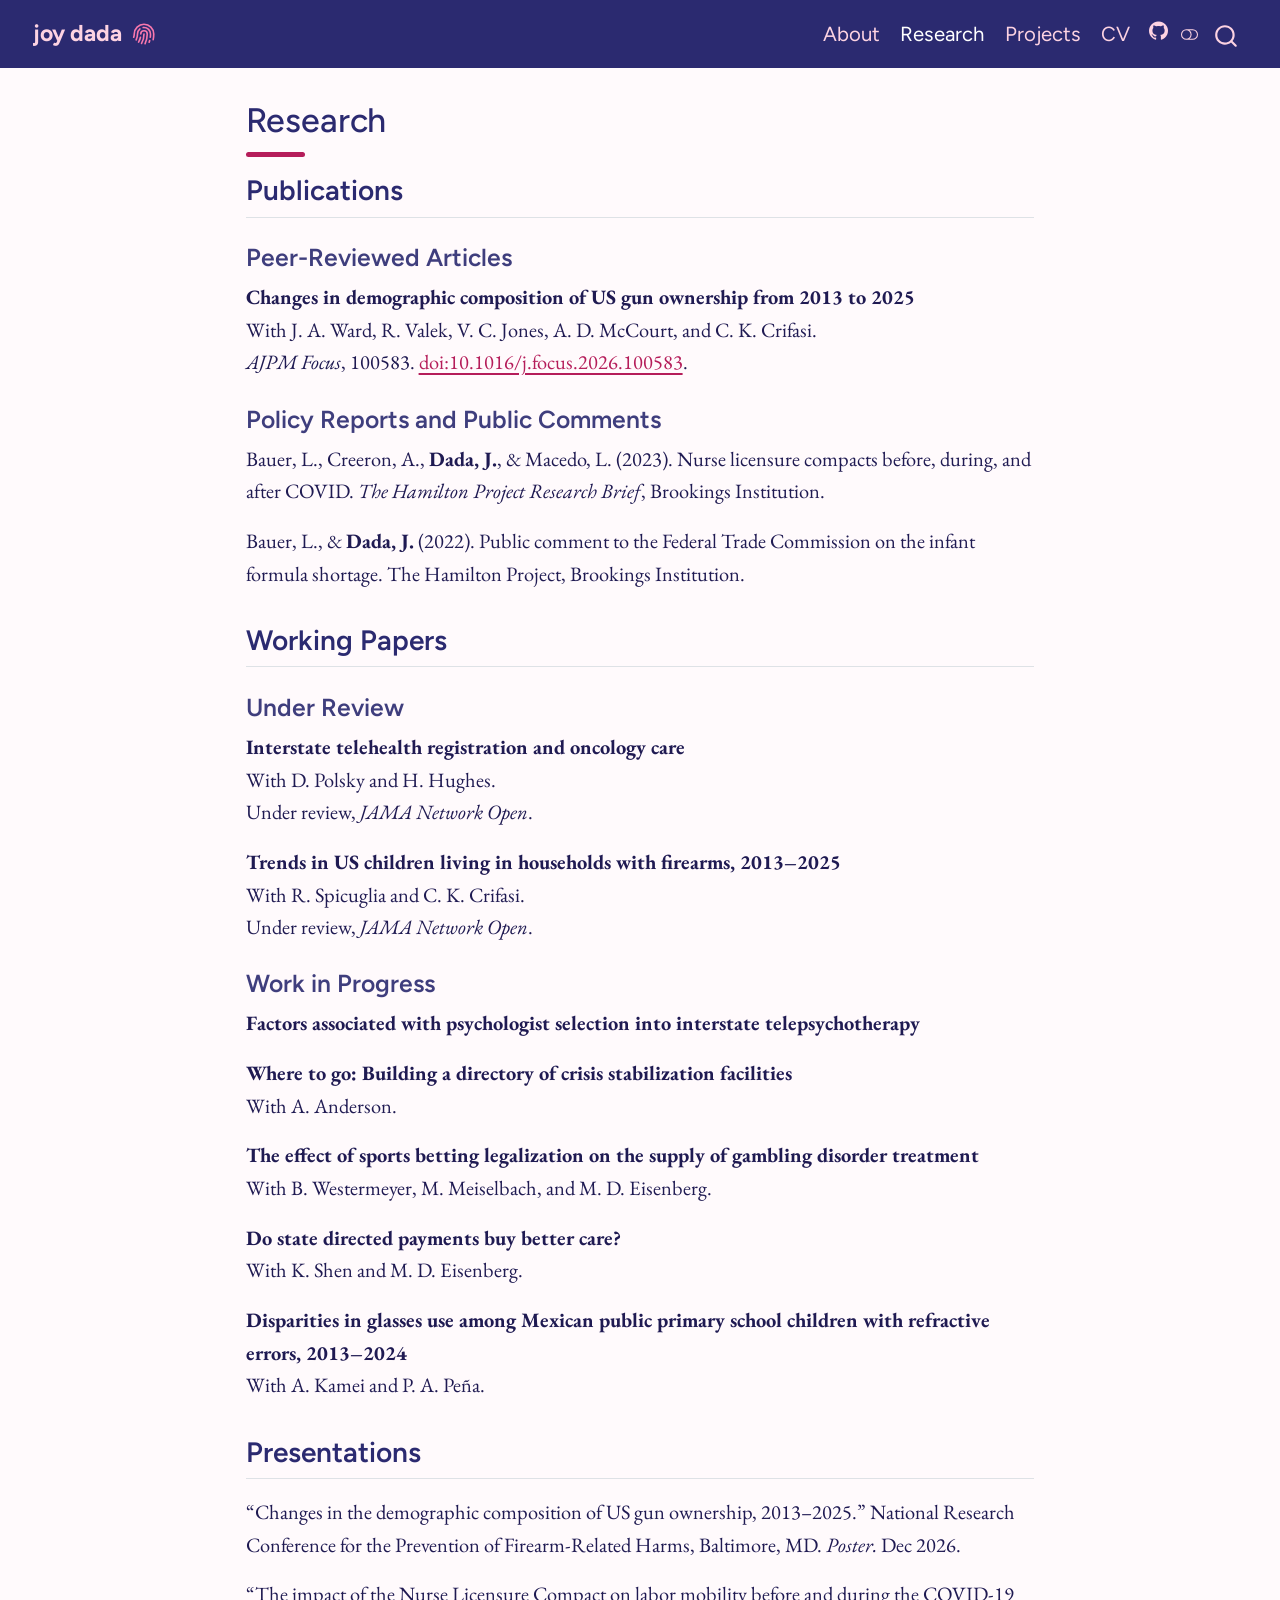
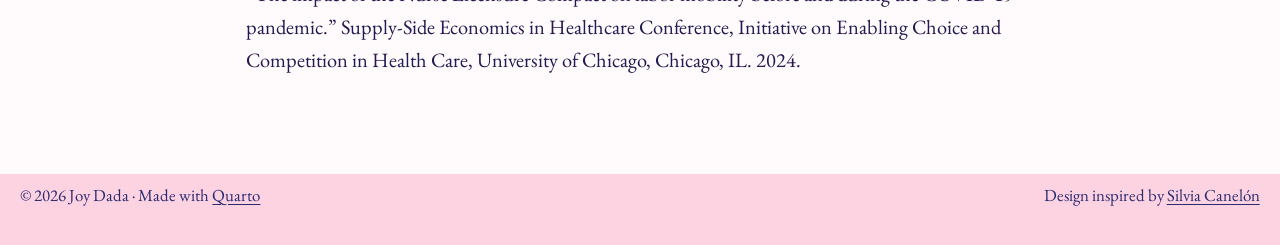
<file: research/index.html>
<!DOCTYPE html>
<html xmlns="http://www.w3.org/1999/xhtml" lang="en" xml:lang="en"><head>

<meta charset="utf-8">
<meta name="generator" content="quarto-1.11.9">

<meta name="viewport" content="width=device-width, initial-scale=1.0, user-scalable=yes">


<title>Research – joy dada</title>
<style>
/* Default styles provided by pandoc.
** See https://pandoc.org/MANUAL.html#variables-for-html for config info.
*/
span.smallcaps{font-variant: small-caps;}
div.columns{display: flex; gap: 1.5em;}
div.column{flex: auto;}
@media screen {
div.columns{gap: min(4vw, 1.5em);}
div.column{overflow-x: auto;}
}
div.hanging-indent{margin-left: 1.5em; text-indent: -1.5em;}
ul.task-list{list-style: none;}
ul.task-list li input[type="checkbox"] {
  width: 0.8em;
  margin: 0 0.8em 0.2em -1em; /* quarto-specific, see https://github.com/quarto-dev/quarto-cli/issues/4556 */ 
  vertical-align: middle;
}
</style>


<script src="../site_libs/quarto-nav/quarto-nav.js"></script>
<script src="../site_libs/quarto-nav/headroom.min.js"></script>
<script src="../site_libs/clipboard/clipboard.min.js"></script>
<script src="../site_libs/quarto-search/autocomplete.umd.js"></script>
<script src="../site_libs/quarto-search/fuse.min.js"></script>
<script src="../site_libs/quarto-search/quarto-search.js"></script>
<meta name="quarto:offset" content="../">
<link href="../assets/img/logo.svg" rel="icon" type="image/svg+xml">
<script src="../site_libs/quarto-html/quarto.js" type="module"></script>
<script src="../site_libs/quarto-html/tabsets/tabsets.js" type="module"></script>
<script src="../site_libs/quarto-html/scrollable-regions/scrollable-regions.js" type="module"></script>
<script src="../site_libs/quarto-html/popper.min.js"></script>
<script src="../site_libs/quarto-html/tippy.umd.min.js"></script>
<script src="../site_libs/quarto-html/anchor.min.js"></script>
<link href="../site_libs/quarto-html/tippy.css" rel="stylesheet">
<link href="../site_libs/quarto-html/quarto-syntax-highlighting-49c787a6c175d90e42264fbd7996148e.css" rel="stylesheet" class="quarto-color-scheme" id="quarto-text-highlighting-styles">
<link href="../site_libs/quarto-html/quarto-syntax-highlighting-dark-d73632b6edfcf2cb5865c4f049755b27.css" rel="stylesheet" class="quarto-color-scheme quarto-color-alternate" id="quarto-text-highlighting-styles">
<link href="../site_libs/quarto-html/quarto-syntax-highlighting-49c787a6c175d90e42264fbd7996148e.css" rel="stylesheet" class="quarto-color-scheme-extra" id="quarto-text-highlighting-styles">
<script src="../site_libs/bootstrap/bootstrap.min.js"></script>
<link href="../site_libs/bootstrap/bootstrap-icons.css" rel="stylesheet">
<link href="../site_libs/bootstrap/bootstrap-90336eb96a8a21f6276b03c439736da1.min.css" rel="stylesheet" append-hash="true" class="quarto-color-scheme" id="quarto-bootstrap" data-mode="light">
<link href="../site_libs/bootstrap/bootstrap-dark-dc28793146f5f62b63ada5b87574681c.min.css" rel="stylesheet" append-hash="true" class="quarto-color-scheme quarto-color-alternate" id="quarto-bootstrap" data-mode="dark">
<link href="../site_libs/bootstrap/bootstrap-90336eb96a8a21f6276b03c439736da1.min.css" rel="stylesheet" append-hash="true" class="quarto-color-scheme-extra" id="quarto-bootstrap" data-mode="light">
<script id="quarto-search-options" type="application/json">{
  "location": "navbar",
  "copy-button": false,
  "collapse-after": 3,
  "panel-placement": "end",
  "type": "overlay",
  "limit": 50,
  "keyboard-shortcut": [
    "f",
    "/",
    "s"
  ],
  "show-item-context": false,
  "language": {
    "search-no-results-text": "No results",
    "search-matching-documents-text": "matching documents",
    "search-copy-link-title": "Copy link to search",
    "search-hide-matches-text": "Hide additional matches",
    "search-more-match-text": "more match in this document",
    "search-more-matches-text": "more matches in this document",
    "search-clear-button-title": "Clear",
    "search-text-placeholder": "",
    "search-detached-cancel-button-title": "Cancel",
    "search-submit-button-title": "Submit",
    "search-label": "Search"
  }
}</script>
<style>html{ scroll-behavior: smooth; }</style>


</head>

<body class="nav-fixed fullcontent quarto-light"><a id="quarto-skip-link" class="visually-hidden-focusable" href="#quarto-document-content">Skip to main content</a><script id="quarto-html-before-body" type="application/javascript">
    const toggleBodyColorMode = (bsSheetEl) => {
      const mode = bsSheetEl.getAttribute("data-mode");
      const bodyEl = window.document.querySelector("body");
      if (mode === "dark") {
        bodyEl.classList.add("quarto-dark");
        bodyEl.classList.remove("quarto-light");
      } else {
        bodyEl.classList.add("quarto-light");
        bodyEl.classList.remove("quarto-dark");
      }
    }
    const toggleBodyColorPrimary = () => {
      const bsSheetEl = window.document.querySelector("link#quarto-bootstrap:not([rel=disabled-stylesheet])");
      if (bsSheetEl) {
        toggleBodyColorMode(bsSheetEl);
      }
    }
    const setColorSchemeToggle = (alternate) => {
      const toggles = window.document.querySelectorAll('.quarto-color-scheme-toggle');
      for (let i=0; i < toggles.length; i++) {
        const toggle = toggles[i];
        if (toggle) {
          toggle.setAttribute("aria-checked", alternate ? "true" : "false");
          if (alternate) {
            toggle.classList.add("alternate");
          } else {
            toggle.classList.remove("alternate");
          }
        }
      }
    };
    const toggleColorMode = (alternate) => {
      // Switch the stylesheets
      const primaryStylesheets = window.document.querySelectorAll('link.quarto-color-scheme:not(.quarto-color-alternate)');
      const alternateStylesheets = window.document.querySelectorAll('link.quarto-color-scheme.quarto-color-alternate');
      manageTransitions('#quarto-margin-sidebar .nav-link', false);
      if (alternate) {
        // note: dark is layered on light, we don't disable primary!
        enableStylesheet(alternateStylesheets);
        for (const sheetNode of alternateStylesheets) {
          if (sheetNode.id === "quarto-bootstrap") {
            toggleBodyColorMode(sheetNode);
          }
        }
      } else {
        disableStylesheet(alternateStylesheets);
        enableStylesheet(primaryStylesheets)
        toggleBodyColorPrimary();
      }
      manageTransitions('#quarto-margin-sidebar .nav-link', true);
      // Switch the toggles
      setColorSchemeToggle(alternate)
    }
    // Hack to workaround the fact that safari doesn't
    // properly recolor the scrollbar when toggling (#1455).
    // Not run on load: stylesheets are set before first paint there, and
    // scrolling would undo the scroll to a URL fragment (#14973).
    // The one pixel nudge keeps the reader where they were.
    const refreshSafariScrollbar = () => {
      if (navigator.userAgent.indexOf('Safari') > 0 && navigator.userAgent.indexOf('Chrome') == -1) {
        manageTransitions("body", false);
        const scrollY = window.scrollY;
        window.scrollTo(0, scrollY > 0 ? scrollY - 1 : 1);
        setTimeout(() => {
          window.scrollTo(0, scrollY);
          manageTransitions("body", true);
        }, 40);
      }
    }
    const disableStylesheet = (stylesheets) => {
      for (let i=0; i < stylesheets.length; i++) {
        const stylesheet = stylesheets[i];
        stylesheet.rel = 'disabled-stylesheet';
      }
    }
    const enableStylesheet = (stylesheets) => {
      for (let i=0; i < stylesheets.length; i++) {
        const stylesheet = stylesheets[i];
        if(stylesheet.rel !== 'stylesheet') { // for Chrome, which will still FOUC without this check
          stylesheet.rel = 'stylesheet';
        }
      }
    }
    const manageTransitions = (selector, allowTransitions) => {
      const els = window.document.querySelectorAll(selector);
      for (let i=0; i < els.length; i++) {
        const el = els[i];
        if (allowTransitions) {
          el.classList.remove('notransition');
        } else {
          el.classList.add('notransition');
        }
      }
    }
    const isFileUrl = () => {
      return window.location.protocol === 'file:';
    }
    const hasAlternateSentinel = () => {
      let styleSentinel = getColorSchemeSentinel();
      if (styleSentinel !== null) {
        return styleSentinel === "alternate";
      } else {
        return false;
      }
    }
    const setStyleSentinel = (alternate) => {
      const value = alternate ? "alternate" : "default";
      if (!isFileUrl()) {
        window.localStorage.setItem("quarto-color-scheme", value);
      } else {
        localAlternateSentinel = value;
      }
    }
    const getColorSchemeSentinel = () => {
      if (!isFileUrl()) {
        const storageValue = window.localStorage.getItem("quarto-color-scheme");
        return storageValue != null ? storageValue : localAlternateSentinel;
      } else {
        return localAlternateSentinel;
      }
    }
    const toggleGiscusIfUsed = (isAlternate, darkModeDefault) => {
      const baseTheme = document.querySelector('#giscus-base-theme')?.value ?? 'light';
      const alternateTheme = document.querySelector('#giscus-alt-theme')?.value ?? 'dark';
      let newTheme = '';
      if(authorPrefersDark) {
        newTheme = isAlternate ? baseTheme : alternateTheme;
      } else {
        newTheme = isAlternate ? alternateTheme : baseTheme;
      }
      const changeGiscusTheme = () => {
        // From: https://github.com/giscus/giscus/issues/336
        const sendMessage = (message) => {
          const iframe = document.querySelector('iframe.giscus-frame');
          if (!iframe) return;
          iframe.contentWindow.postMessage({ giscus: message }, 'https://giscus.app');
        }
        sendMessage({
          setConfig: {
            theme: newTheme
          }
        });
      }
      const isGiscussLoaded = window.document.querySelector('iframe.giscus-frame') !== null;
      if (isGiscussLoaded) {
        changeGiscusTheme();
      }
    };
    const authorPrefersDark = false;
    const darkModeDefault = authorPrefersDark;
      document.querySelector('link#quarto-text-highlighting-styles.quarto-color-scheme-extra').rel = 'disabled-stylesheet';
      document.querySelector('link#quarto-bootstrap.quarto-color-scheme-extra').rel = 'disabled-stylesheet';
    let localAlternateSentinel = darkModeDefault ? 'alternate' : 'default';
    // Dark / light mode switch
    window.quartoToggleColorScheme = () => {
      // Read the current dark / light value
      let toAlternate = !hasAlternateSentinel();
      toggleColorMode(toAlternate);
      refreshSafariScrollbar();
      setStyleSentinel(toAlternate);
      toggleGiscusIfUsed(toAlternate, darkModeDefault);
      window.dispatchEvent(new Event('resize'));
    };
    // Switch to dark mode if need be
    if (hasAlternateSentinel()) {
      toggleColorMode(true);
    } else {
      toggleColorMode(false);
    }
  </script>

<div id="quarto-search-results"></div>
  <header id="quarto-header" class="headroom fixed-top">
    <nav class="navbar navbar-expand-lg " data-bs-theme="dark" aria-label="Site">
      <div class="navbar-container container-fluid">
      <div class="navbar-brand-container mx-auto">
    <a href="../index.html" class="navbar-brand navbar-brand-logo">
    <img src="../assets/img/logo.svg" alt="joy dada fingerprint logo" class="navbar-logo light-content">
    <img src="../assets/img/logo.svg" alt="joy dada fingerprint logo" class="navbar-logo dark-content">
    </a>
    <a class="navbar-brand" href="../index.html">
    <span class="navbar-title">joy dada</span>
    </a>
  </div>
          <button class="navbar-toggler" type="button" data-bs-toggle="collapse" data-bs-target="#navbarCollapse" aria-controls="navbarCollapse" aria-expanded="false" aria-label="Toggle navigation" onclick="if (window.quartoToggleHeadroom) { window.quartoToggleHeadroom(); }">
  <span class="navbar-toggler-icon"></span>
</button>
          <div class="collapse navbar-collapse" id="navbarCollapse">
            <ul class="navbar-nav navbar-nav-scroll ms-auto">
  <li class="nav-item">
    <a class="nav-link" href="../about/index.html"> 
<span class="menu-text">About</span></a>
  </li>  
  <li class="nav-item">
    <a class="nav-link active" href="../research/index.html" aria-current="page"> 
<span class="menu-text">Research</span></a>
  </li>  
  <li class="nav-item">
    <a class="nav-link" href="../projects/index.html"> 
<span class="menu-text">Projects</span></a>
  </li>  
  <li class="nav-item">
    <a class="nav-link" href="../cv/index.html"> 
<span class="menu-text">CV</span></a>
  </li>  
  <li class="nav-item compact">
    <a class="nav-link" href="https://github.com/jdada360"> <i class="bi bi-github" role="img" aria-label="GitHub">
</i> 
<span class="menu-text"></span></a>
  </li>  
</ul>
          </div> <!-- /navcollapse -->
            <div class="quarto-navbar-tools">
  <button type="button" role="switch" aria-checked="false" class="quarto-color-scheme-toggle quarto-navigation-tool  px-1" onclick="window.quartoToggleColorScheme(); return false;" title="Toggle dark mode" aria-label="Toggle dark mode"><i class="bi"></i></button>
</div>
            <div id="quarto-search" class="" title="Search"></div>
      </div> <!-- /container-fluid -->
    </nav>
</header>
<!-- content -->
<div id="quarto-content" class="quarto-container page-columns page-rows-contents page-layout-article page-navbar">
<!-- sidebar -->
<!-- margin-sidebar -->
    
<!-- main -->
<main class="content" id="quarto-document-content" tabindex="-1">


<header id="title-block-header" class="quarto-title-block default">
<div class="quarto-title">
<h1 class="title">Research</h1>
</div>



<div class="quarto-title-meta">

    
  
    
  </div>
  


</header>


<!-- Generated from my CV by scripts/cv_to_research.py. Edit the CV in Overleaf, not this file. -->
<section id="publications" class="level2">
<h2 class="anchored" data-anchor-id="publications">Publications</h2>
<section id="peer-reviewed-articles" class="level3">
<h3 class="anchored" data-anchor-id="peer-reviewed-articles">Peer-Reviewed Articles</h3>
<p><strong>Changes in demographic composition of US gun ownership from 2013 to 2025</strong><br>
With J. A. Ward, R. Valek, V. C. Jones, A. D. McCourt, and C. K. Crifasi.<br>
<em>AJPM Focus</em>, 100583. <a href="https://doi.org/10.1016/j.focus.2026.100583">doi:10.1016/j.focus.2026.100583</a>.</p>
</section>
<section id="policy-reports-and-public-comments" class="level3">
<h3 class="anchored" data-anchor-id="policy-reports-and-public-comments">Policy Reports and Public Comments</h3>
<p>Bauer, L., Creeron, A., <strong>Dada, J.</strong>, &amp; Macedo, L. (2023). Nurse licensure compacts before, during, and after COVID. <em>The Hamilton Project Research Brief</em>, Brookings Institution.</p>
<p>Bauer, L., &amp; <strong>Dada, J.</strong> (2022). Public comment to the Federal Trade Commission on the infant formula shortage. The Hamilton Project, Brookings Institution.</p>
</section>
</section>
<section id="working-papers" class="level2">
<h2 class="anchored" data-anchor-id="working-papers">Working Papers</h2>
<section id="under-review" class="level3">
<h3 class="anchored" data-anchor-id="under-review">Under Review</h3>
<p><strong>Interstate telehealth registration and oncology care</strong><br>
With D. Polsky and H. Hughes.<br>
Under review, <em>JAMA Network Open</em>.</p>
<p><strong>Trends in US children living in households with firearms, 2013–2025</strong><br>
With R. Spicuglia and C. K. Crifasi.<br>
Under review, <em>JAMA Network Open</em>.</p>
</section>
<section id="work-in-progress" class="level3">
<h3 class="anchored" data-anchor-id="work-in-progress">Work in Progress</h3>
<p><strong>Factors associated with psychologist selection into interstate telepsychotherapy</strong></p>
<p><strong>Where to go: Building a directory of crisis stabilization facilities</strong><br>
With A. Anderson.</p>
<p><strong>The effect of sports betting legalization on the supply of gambling disorder treatment</strong><br>
With B. Westermeyer, M. Meiselbach, and M. D. Eisenberg.</p>
<p><strong>Do state directed payments buy better care?</strong><br>
With K. Shen and M. D. Eisenberg.</p>
<p><strong>Disparities in glasses use among Mexican public primary school children with refractive errors, 2013–2024</strong><br>
With A. Kamei and P. A. Peña.</p>
</section>
</section>
<section id="presentations" class="level2">
<h2 class="anchored" data-anchor-id="presentations">Presentations</h2>
<p>“Changes in the demographic composition of US gun ownership, 2013–2025.” National Research Conference for the Prevention of Firearm-Related Harms, Baltimore, MD. <em>Poster.</em> Dec 2026.</p>
<p>“The impact of the Nurse Licensure Compact on labor mobility before and during the COVID-19 pandemic.” Supply-Side Economics in Healthcare Conference, Initiative on Enabling Choice and Competition in Health Care, University of Chicago, Chicago, IL. 2024.</p>


</section>

<a onclick="window.scrollTo(0, 0); return false;" role="button" id="quarto-back-to-top"><i class="bi bi-arrow-up"></i> Back to top</a></main> <!-- /main -->
<script id="quarto-html-after-body" type="application/javascript">
  window.document.addEventListener("DOMContentLoaded", function (event) {
    // Ensure there is a toggle, if there isn't float one in the top right
    if (window.document.querySelector('.quarto-color-scheme-toggle') === null) {
      const toggle = window.document.createElement('button');
      toggle.type = "button";
      toggle.setAttribute("role", "switch");
      toggle.setAttribute("aria-checked", "false");
      toggle.classList.add('top-right');
      toggle.classList.add('quarto-color-scheme-toggle');
      toggle.setAttribute("aria-label", "Toggle dark mode");
      toggle.onclick = function() { try { window.quartoToggleColorScheme(); } catch {} return false; };
      const i = window.document.createElement("i");
      i.classList.add('bi');
      toggle.appendChild(i);
      // Put the toggle in a landmark of its own, so that landmark navigation
      // can reach it.
      //
      // The container is always a fresh direct child of body, and the toggle is
      // never moved into page furniture that the theme or the author controls.
      // The toggle is positioned against the page, so any ancestor that
      // establishes a containing block captures it: a positioned element or a
      // grid for position: absolute, and transform, filter, will-change or
      // contain for position: fixed. A direct child of body has none of these
      // to inherit, and the shift when one appears is silent and visual.
      //
      // ARIA says a document should have at most one banner, and axe reports a
      // duplicate whether or not the banners carry distinct labels. So use a
      // header when the page has no banner yet, and a named region otherwise.
      //
      // A header is a banner wherever it sits, unless it is inside sectioning
      // content, so this cannot just look at the children of body: a custom
      // page layout wraps the title block header in a plain div. An explicit
      // role="banner" always counts.
      const sectioning = 'article, aside, main, nav, section, [role="article"], [role="complementary"], [role="main"], [role="navigation"], [role="region"]';
      const hasBanner = Array.from(
        window.document.querySelectorAll('header:not([role]), [role="banner"]')
      ).some(function(el) {
        return el.hasAttribute("role") || el.closest(sectioning) === null;
      });
      const container = window.document.createElement(hasBanner ? "div" : "header");
      if (hasBanner) {
        container.setAttribute("role", "region");
        container.setAttribute("aria-label", "Toggle dark mode");
      }
      container.classList.add('quarto-color-scheme-toggle-container');
      container.appendChild(toggle);
      window.document.body.appendChild(container);
    }
    setColorSchemeToggle(hasAlternateSentinel())
    const icon = "";
    const anchorJS = new window.AnchorJS();
    anchorJS.options = {
      placement: 'right',
      icon: icon
    };
    anchorJS.add('.anchored');
    const isCodeAnnotation = (el) => {
      for (const clz of el.classList) {
        if (clz.startsWith('code-annotation-')) {                     
          return true;
        }
      }
      return false;
    }
    const onCopySuccess = function(e) {
      // button target
      const button = e.trigger;
      // don't keep focus
      button.blur();
      // flash "checked"
      button.classList.add('code-copy-button-checked');
      var currentTitle = button.getAttribute("title");
      button.setAttribute("title", "Copied!");
      let tooltip;
      if (window.bootstrap) {
        button.setAttribute("data-bs-toggle", "tooltip");
        button.setAttribute("data-bs-placement", "left");
        button.setAttribute("data-bs-title", "Copied!");
        tooltip = new bootstrap.Tooltip(button, 
          { trigger: "manual", 
            customClass: "code-copy-button-tooltip",
            offset: [0, -8]});
        tooltip.show();    
      }
      setTimeout(function() {
        if (tooltip) {
          tooltip.hide();
          button.removeAttribute("data-bs-title");
          button.removeAttribute("data-bs-toggle");
          button.removeAttribute("data-bs-placement");
        }
        button.setAttribute("title", currentTitle);
        button.classList.remove('code-copy-button-checked');
      }, 1000);
      // clear code selection
      e.clearSelection();
    }
    const getTextToCopy = function(trigger) {
      const outerScaffold = trigger.parentElement.cloneNode(true);
      const codeEl = outerScaffold.querySelector('code');
      for (const childEl of codeEl.children) {
        if (isCodeAnnotation(childEl)) {
          childEl.remove();
        }
      }
      return codeEl.innerText;
    }
    const clipboard = new window.ClipboardJS('.code-copy-button:not([data-in-quarto-modal])', {
      text: getTextToCopy
    });
    clipboard.on('success', onCopySuccess);
    if (window.document.getElementById('quarto-embedded-source-code-modal')) {
      const clipboardModal = new window.ClipboardJS('.code-copy-button[data-in-quarto-modal]', {
        text: getTextToCopy,
        container: window.document.getElementById('quarto-embedded-source-code-modal')
      });
      clipboardModal.on('success', onCopySuccess);
    }
      var localhostRegex = new RegExp(/^(?:http|https):\/\/localhost\:?[0-9]*\//);
      var mailtoRegex = new RegExp(/^mailto:/);
        var filterRegex = new RegExp("https:\/\/jdada360\.github\.io");
      var isInternal = (href) => {
          return filterRegex.test(href) || localhostRegex.test(href) || mailtoRegex.test(href);
      }
      // Inspect non-navigation links and adorn them if external
      window.quartoDecorateExternalLinks = function (root) {
     var links = (root || window.document).querySelectorAll('a[href]:not(.nav-link):not(.navbar-brand):not(.toc-action):not(.sidebar-link):not(.sidebar-item-toggle):not(.pagination-link):not(.no-external):not([aria-hidden]):not(.dropdown-item):not(.quarto-navigation-tool):not(.about-link)');
      for (var i=0; i<links.length; i++) {
        const link = links[i];
        if (!isInternal(link.href)) {
          // undo the damage that might have been done by quarto-nav.js in the case of
          // links that we want to consider external
          if (link.dataset.originalHref !== undefined) {
            link.href = link.dataset.originalHref;
          }
          if (!link.classList.contains('no-external-icon')) {
          }
        }
      }
      };
      window.quartoDecorateExternalLinks(window.document);
    // Esc closes the popup (WCAG 1.4.13) and focus leaving both trigger and
    // popup closes it (WCAG 2.4.11); tippy handles neither for interactive popups.
    const hideOnEscAndFocusOut = {
      name: 'hideOnEscAndFocusOut',
      defaultValue: true,
      fn(instance) {
        const dismiss = () => {
          // A show scheduled by the trigger delay would otherwise reopen it
          instance.clearDelayTimeouts();
          instance.hide();
        };
        const onKeyDown = (event) => {
          if (event.key !== 'Escape') {
            return;
          }
          // Keep Esc from also reaching page handlers (e.g. reveal.js overview),
          // except an open reveal.js slide menu, which Esc should close too.
          // The menu handles keys only when its keyboard option is on.
          const menuHandlesEsc = window.Reveal?.getPlugin?.('menu')?.isOpen() &&
            window.Reveal.getConfig().menu?.keyboard !== false;
          if (!menuHandlesEsc) {
            event.stopPropagation();
          }
          if (instance.popper.contains(window.document.activeElement)) {
            // Disabled while refocusing so the focus trigger does not reopen it
            instance.disable();
            instance.reference.focus();
            instance.enable();
          }
          dismiss();
        };
        const onFocusOut = (event) => {
          const target = event.relatedTarget;
          if (target && !instance.reference.contains(target) &&
              !instance.popper.contains(target)) {
            dismiss();
          }
        };
        // On the trigger too: a click trigger (code-annotations: select) has no
        // blur handling. Attached for the instance's lifetime so leaving the
        // trigger also cancels a show still pending on the trigger delay.
        instance.reference.addEventListener('focusout', onFocusOut);
        return {
          onShow() {
            window.document.addEventListener('keydown', onKeyDown, true);
            instance.popper.addEventListener('focusout', onFocusOut);
          },
          onHide() {
            window.document.removeEventListener('keydown', onKeyDown, true);
            instance.popper.removeEventListener('focusout', onFocusOut);
          },
          onDestroy() {
            instance.reference.removeEventListener('focusout', onFocusOut);
          },
        };
      },
    };
    function tippyHover(el, contentFn, onTriggerFn, onUntriggerFn) {
      const config = {
        allowHTML: true,
        maxWidth: 500,
        delay: 100,
        arrow: false,
        appendTo: function(el) {
            return el.parentElement;
        },
        interactive: true,
        interactiveBorder: 10,
        theme: 'quarto',
        placement: 'bottom-start',
        plugins: [hideOnEscAndFocusOut],
      };
      if (contentFn) {
        config.content = contentFn;
      }
      if (onTriggerFn) {
        config.onTrigger = onTriggerFn;
      }
      if (onUntriggerFn) {
        config.onUntrigger = onUntriggerFn;
      }
      window.tippy(el, config); 
    }
    const noterefs = window.document.querySelectorAll('a[role="doc-noteref"]');
    for (var i=0; i<noterefs.length; i++) {
      const ref = noterefs[i];
      tippyHover(ref, function() {
        // use id or data attribute instead here
        let href = ref.getAttribute('data-footnote-href') || ref.getAttribute('href');
        try { href = new URL(href).hash; } catch {}
        const id = href.replace(/^#\/?/, "");
        const note = window.document.getElementById(id);
        if (note) {
          return note.innerHTML;
        } else {
          return "";
        }
      });
    }
    const xrefs = window.document.querySelectorAll('a.quarto-xref');
    const processXRef = (id, note) => {
      // Strip column container classes
      const stripColumnClz = (el) => {
        el.classList.remove("page-full", "page-columns");
        if (el.children) {
          for (const child of el.children) {
            stripColumnClz(child);
          }
        }
      }
      stripColumnClz(note)
      if (id === null || id.startsWith('sec-')) {
        // Special case sections, only their first couple elements
        const container = document.createElement("div");
        if (note.children && note.children.length > 2) {
          container.appendChild(note.children[0].cloneNode(true));
          for (let i = 1; i < note.children.length; i++) {
            const child = note.children[i];
            if (child.tagName === "P" && child.innerText === "") {
              continue;
            } else {
              container.appendChild(child.cloneNode(true));
              break;
            }
          }
          if (window.Quarto?.typesetMath) {
            window.Quarto.typesetMath(container);
          }
          return container.innerHTML
        } else {
          if (window.Quarto?.typesetMath) {
            window.Quarto.typesetMath(note);
          }
          return note.innerHTML;
        }
      } else {
        // Remove any anchor links if they are present
        const anchorLink = note.querySelector('a.anchorjs-link');
        if (anchorLink) {
          anchorLink.remove();
        }
        if (window.Quarto?.typesetMath) {
          window.Quarto.typesetMath(note);
        }
        if (note.classList.contains("callout")) {
          return note.outerHTML;
        } else {
          return note.innerHTML;
        }
      }
    }
    for (var i=0; i<xrefs.length; i++) {
      const xref = xrefs[i];
      tippyHover(xref, undefined, function(instance) {
        instance.disable();
        let url = xref.getAttribute('href');
        let hash = undefined; 
        if (url.startsWith('#')) {
          hash = url;
        } else {
          try { hash = new URL(url).hash; } catch {}
        }
        if (hash) {
          const id = hash.replace(/^#\/?/, "");
          const note = window.document.getElementById(id);
          if (note !== null) {
            try {
              const html = processXRef(id, note.cloneNode(true));
              instance.setContent(html);
            } finally {
              instance.enable();
              instance.show();
            }
          } else {
            // See if we can fetch this
            fetch(url.split('#')[0])
            .then(res => res.text())
            .then(html => {
              const parser = new DOMParser();
              const htmlDoc = parser.parseFromString(html, "text/html");
              const note = htmlDoc.getElementById(id);
              if (note !== null) {
                const html = processXRef(id, note);
                instance.setContent(html);
              } 
            }).finally(() => {
              instance.enable();
              instance.show();
            });
          }
        } else {
          // See if we can fetch a full url (with no hash to target)
          // This is a special case and we should probably do some content thinning / targeting
          fetch(url)
          .then(res => res.text())
          .then(html => {
            const parser = new DOMParser();
            const htmlDoc = parser.parseFromString(html, "text/html");
            const note = htmlDoc.querySelector('main.content');
            if (note !== null) {
              // This should only happen for chapter cross references
              // (since there is no id in the URL)
              // remove the first header
              if (note.children.length > 0 && note.children[0].tagName === "HEADER") {
                note.children[0].remove();
              }
              const html = processXRef(null, note);
              instance.setContent(html);
            } 
          }).finally(() => {
            instance.enable();
            instance.show();
          });
        }
      }, function(instance) {
      });
    }
        let selectedAnnoteEl;
        const selectorForAnnotation = ( cell, annotation) => {
          let cellAttr = 'data-code-cell="' + cell + '"';
          let lineAttr = 'data-code-annotation="' +  annotation + '"';
          const selector = 'span[' + cellAttr + '][' + lineAttr + ']';
          return selector;
        }
        const selectCodeLines = (annoteEl) => {
          const doc = window.document;
          const targetCell = annoteEl.getAttribute("data-target-cell");
          const targetAnnotation = annoteEl.getAttribute("data-target-annotation");
          const annoteSpan = window.document.querySelector(selectorForAnnotation(targetCell, targetAnnotation));
          const lines = annoteSpan.getAttribute("data-code-lines").split(",");
          const lineIds = lines.map((line) => {
            return targetCell + "-" + line;
          })
          // Each band is positioned against its own containing block, which is
          // not the offsetParent of the lines, so place it from client rects.
          const placeBand = (band, firstEl, lastEl, codeBlock) => {
            const container = band.offsetParent;
            if (container === null) {
              return;
            }
            const containerRect = container.getBoundingClientRect();
            // Reveal.js scales slides with a transform, so convert client
            // pixels back to the CSS pixels of the container.
            const scale = containerRect.height / container.offsetHeight || 1;
            const firstRect = firstEl.getBoundingClientRect();
            const lastRect = lastEl.getBoundingClientRect();
            const top = (firstRect.top - containerRect.top) / scale - container.clientTop + container.scrollTop;
            const height = (lastRect.bottom - firstRect.top) / scale;
            band.style.top = top - 2 + "px";
            band.style.height = height + 4 + "px";
            if (codeBlock) {
              // Without the copy button wrapper, the containing block is wider
              // than the code block, so span the code block explicitly.
              const blockRect = codeBlock.getBoundingClientRect();
              band.style.left = (blockRect.left - containerRect.left) / scale - container.clientLeft + container.scrollLeft + "px";
              band.style.width = blockRect.width / scale + "px";
            }
          };
          if (lineIds.length > 0) {
            const el = window.document.getElementById(lineIds[0]);
            const lastEl = window.document.getElementById(lineIds[lineIds.length - 1]);
            const parent = el.parentElement.parentElement;
            // cook up a div (if necessary) and position it
            let div = window.document.getElementById("code-annotation-line-highlight");
            if (div === null) {
              div = window.document.createElement("div");
              div.setAttribute("id", "code-annotation-line-highlight");
              div.style.position = 'absolute';
              parent.appendChild(div);
            }
            placeBand(div, el, lastEl, parent.closest("div.sourceCode") || parent);
            let gutterDiv = window.document.getElementById("code-annotation-line-highlight-gutter");
            if (gutterDiv === null) {
              gutterDiv = window.document.createElement("div");
              gutterDiv.setAttribute("id", "code-annotation-line-highlight-gutter");
              gutterDiv.style.position = 'absolute';
              const codeCell = window.document.getElementById(targetCell);
              const gutter = codeCell.querySelector('.code-annotation-gutter');
              gutter.appendChild(gutterDiv);
            }
            placeBand(gutterDiv, el, lastEl);
            selectedAnnoteEl = annoteEl;
          }
        };
        const unselectCodeLines = () => {
          const elementsIds = ["code-annotation-line-highlight", "code-annotation-line-highlight-gutter"];
          elementsIds.forEach((elId) => {
            const div = window.document.getElementById(elId);
            if (div) {
              div.remove();
            }
          });
          selectedAnnoteEl = undefined;
        };
          // Handle positioning of the toggle
      window.addEventListener(
        "resize",
        throttle(() => {
          elRect = undefined;
          if (selectedAnnoteEl) {
            selectCodeLines(selectedAnnoteEl);
          }
        }, 10)
      );
      function throttle(fn, ms) {
      let throttle = false;
      let timer;
        return (...args) => {
          if(!throttle) { // first call gets through
              fn.apply(this, args);
              throttle = true;
          } else { // all the others get throttled
              if(timer) clearTimeout(timer); // cancel #2
              timer = setTimeout(() => {
                fn.apply(this, args);
                timer = throttle = false;
              }, ms);
          }
        };
      }
        // Attach click handler to the DT
        const annoteDls = window.document.querySelectorAll('dt[data-target-cell]');
        for (const annoteDlNode of annoteDls) {
          annoteDlNode.addEventListener('click', (event) => {
            const clickedEl = event.target;
            if (clickedEl !== selectedAnnoteEl) {
              unselectCodeLines();
              const activeEl = window.document.querySelector('dt[data-target-cell].code-annotation-active');
              if (activeEl) {
                activeEl.classList.remove('code-annotation-active');
              }
              selectCodeLines(clickedEl);
              clickedEl.classList.add('code-annotation-active');
            } else {
              // Unselect the line
              unselectCodeLines();
              clickedEl.classList.remove('code-annotation-active');
            }
          });
        }
    const findCites = (el) => {
      const parentEl = el.parentElement;
      if (parentEl) {
        const cites = parentEl.dataset.cites;
        if (cites) {
          return {
            el,
            cites: cites.split(' ')
          };
        } else {
          return findCites(el.parentElement)
        }
      } else {
        return undefined;
      }
    };
    var bibliorefs = window.document.querySelectorAll('a[role="doc-biblioref"]');
    for (var i=0; i<bibliorefs.length; i++) {
      const ref = bibliorefs[i];
      const citeInfo = findCites(ref);
      if (citeInfo) {
        tippyHover(citeInfo.el, function() {
          var popup = window.document.createElement('div');
          citeInfo.cites.forEach(function(cite) {
            var citeDiv = window.document.createElement('div');
            citeDiv.classList.add('hanging-indent');
            citeDiv.classList.add('csl-entry');
            var biblioDiv = window.document.getElementById('ref-' + cite);
            if (biblioDiv) {
              citeDiv.innerHTML = biblioDiv.innerHTML;
            }
            popup.appendChild(citeDiv);
          });
          return popup.innerHTML;
        });
      }
    }
  });
  </script>
  <script type="application/javascript">
  window.quartoScrollableRegionsLabels = {"code":"Scrollable code","output":"Scrollable output"};
  </script>
</div> <!-- /content -->
<footer class="footer">
  <div class="nav-footer">
    <div class="nav-footer-left">
<p>© 2026 Joy Dada · Made with <a href="https://quarto.org">Quarto</a></p>
</div>   
    <div class="nav-footer-center">
      &nbsp;
    </div>
    <div class="nav-footer-right">
<p>Design inspired by <a href="https://silviacanelon.com">Silvia Canelón</a></p>
</div>
  </div>
</footer>




<script src="../site_libs/quarto-html/zenscroll-min.js"></script>
</body></html>
</file>
<file: site_libs/quarto-html/tippy.css>
.tippy-box[data-animation=fade][data-state=hidden]{opacity:0}[data-tippy-root]{max-width:calc(100vw - 10px)}.tippy-box{position:relative;background-color:#333;color:#fff;border-radius:4px;font-size:14px;line-height:1.4;white-space:normal;outline:0;transition-property:transform,visibility,opacity}.tippy-box[data-placement^=top]>.tippy-arrow{bottom:0}.tippy-box[data-placement^=top]>.tippy-arrow:before{bottom:-7px;left:0;border-width:8px 8px 0;border-top-color:initial;transform-origin:center top}.tippy-box[data-placement^=bottom]>.tippy-arrow{top:0}.tippy-box[data-placement^=bottom]>.tippy-arrow:before{top:-7px;left:0;border-width:0 8px 8px;border-bottom-color:initial;transform-origin:center bottom}.tippy-box[data-placement^=left]>.tippy-arrow{right:0}.tippy-box[data-placement^=left]>.tippy-arrow:before{border-width:8px 0 8px 8px;border-left-color:initial;right:-7px;transform-origin:center left}.tippy-box[data-placement^=right]>.tippy-arrow{left:0}.tippy-box[data-placement^=right]>.tippy-arrow:before{left:-7px;border-width:8px 8px 8px 0;border-right-color:initial;transform-origin:center right}.tippy-box[data-inertia][data-state=visible]{transition-timing-function:cubic-bezier(.54,1.5,.38,1.11)}.tippy-arrow{width:16px;height:16px;color:#333}.tippy-arrow:before{content:"";position:absolute;border-color:transparent;border-style:solid}.tippy-content{position:relative;padding:5px 9px;z-index:1}
</file>
<file: site_libs/quarto-html/quarto-syntax-highlighting-49c787a6c175d90e42264fbd7996148e.css>
/* quarto syntax highlight colors */
:root {
  --quarto-hl-ot-color: #003B4F;
  --quarto-hl-at-color: #657422;
  --quarto-hl-ss-color: #20794D;
  --quarto-hl-an-color: #5E5E5E;
  --quarto-hl-fu-color: #4758AB;
  --quarto-hl-st-color: #20794D;
  --quarto-hl-cf-color: #003B4F;
  --quarto-hl-op-color: #5E5E5E;
  --quarto-hl-er-color: #AD0000;
  --quarto-hl-bn-color: #AD0000;
  --quarto-hl-al-color: #AD0000;
  --quarto-hl-va-color: #111111;
  --quarto-hl-bu-color: inherit;
  --quarto-hl-ex-color: inherit;
  --quarto-hl-pp-color: #AD0000;
  --quarto-hl-in-color: #5E5E5E;
  --quarto-hl-vs-color: #20794D;
  --quarto-hl-wa-color: #5E5E5E;
  --quarto-hl-do-color: #5E5E5E;
  --quarto-hl-im-color: #00769E;
  --quarto-hl-ch-color: #20794D;
  --quarto-hl-dt-color: #AD0000;
  --quarto-hl-fl-color: #AD0000;
  --quarto-hl-co-color: #5E5E5E;
  --quarto-hl-cv-color: #5E5E5E;
  --quarto-hl-cn-color: #8f5902;
  --quarto-hl-sc-color: #5E5E5E;
  --quarto-hl-dv-color: #AD0000;
  --quarto-hl-kw-color: #003B4F;
}

/* other quarto variables */
:root {
  --quarto-font-monospace: "JetBrains Mono", ui-monospace, monospace;
}

/* syntax highlight based on Pandoc's rules */
pre > code.sourceCode > span {
  color: #003B4F;
}

code.sourceCode > span {
  color: #003B4F;
}

div.sourceCode,
div.sourceCode pre.sourceCode {
  color: #003B4F;
}

/* Normal */
code span {
  color: #003B4F;
}

/* Alert */
code span.al {
  color: #AD0000;
  font-style: inherit;
}

/* Annotation */
code span.an {
  color: #5E5E5E;
  font-style: inherit;
}

/* Attribute */
code span.at {
  color: #657422;
  font-style: inherit;
}

/* BaseN */
code span.bn {
  color: #AD0000;
  font-style: inherit;
}

/* BuiltIn */
code span.bu {
  font-style: inherit;
}

/* ControlFlow */
code span.cf {
  color: #003B4F;
  font-weight: bold;
  font-style: inherit;
}

/* Char */
code span.ch {
  color: #20794D;
  font-style: inherit;
}

/* Constant */
code span.cn {
  color: #8f5902;
  font-style: inherit;
}

/* Comment */
code span.co {
  color: #5E5E5E;
  font-style: inherit;
}

/* CommentVar */
code span.cv {
  color: #5E5E5E;
  font-style: italic;
}

/* Documentation */
code span.do {
  color: #5E5E5E;
  font-style: italic;
}

/* DataType */
code span.dt {
  color: #AD0000;
  font-style: inherit;
}

/* DecVal */
code span.dv {
  color: #AD0000;
  font-style: inherit;
}

/* Error */
code span.er {
  color: #AD0000;
  font-style: inherit;
}

/* Extension */
code span.ex {
  font-style: inherit;
}

/* Float */
code span.fl {
  color: #AD0000;
  font-style: inherit;
}

/* Function */
code span.fu {
  color: #4758AB;
  font-style: inherit;
}

/* Import */
code span.im {
  color: #00769E;
  font-style: inherit;
}

/* Information */
code span.in {
  color: #5E5E5E;
  font-style: inherit;
}

/* Keyword */
code span.kw {
  color: #003B4F;
  font-weight: bold;
  font-style: inherit;
}

/* Operator */
code span.op {
  color: #5E5E5E;
  font-style: inherit;
}

/* Other */
code span.ot {
  color: #003B4F;
  font-style: inherit;
}

/* Preprocessor */
code span.pp {
  color: #AD0000;
  font-style: inherit;
}

/* SpecialChar */
code span.sc {
  color: #5E5E5E;
  font-style: inherit;
}

/* SpecialString */
code span.ss {
  color: #20794D;
  font-style: inherit;
}

/* String */
code span.st {
  color: #20794D;
  font-style: inherit;
}

/* Variable */
code span.va {
  color: #111111;
  font-style: inherit;
}

/* VerbatimString */
code span.vs {
  color: #20794D;
  font-style: inherit;
}

/* Warning */
code span.wa {
  color: #5E5E5E;
  font-style: italic;
}

.prevent-inlining {
  content: "</";
}

/*# sourceMappingURL=fbd637fee1720622d202aedc6f426592.css.map */
</file>
<file: site_libs/quarto-html/quarto-syntax-highlighting-dark-d73632b6edfcf2cb5865c4f049755b27.css>
/* quarto syntax highlight colors */
:root {
  --quarto-hl-al-color: #f07178;
  --quarto-hl-an-color: #d4d0ab;
  --quarto-hl-at-color: #00e0e0;
  --quarto-hl-bn-color: #d4d0ab;
  --quarto-hl-bu-color: #abe338;
  --quarto-hl-ch-color: #abe338;
  --quarto-hl-co-color: #f8f8f2;
  --quarto-hl-cv-color: #ffd700;
  --quarto-hl-cn-color: #ffd700;
  --quarto-hl-cf-color: #ffa07a;
  --quarto-hl-dt-color: #ffa07a;
  --quarto-hl-dv-color: #d4d0ab;
  --quarto-hl-do-color: #f8f8f2;
  --quarto-hl-er-color: #f07178;
  --quarto-hl-ex-color: #00e0e0;
  --quarto-hl-fl-color: #d4d0ab;
  --quarto-hl-fu-color: #ffa07a;
  --quarto-hl-im-color: #abe338;
  --quarto-hl-in-color: #d4d0ab;
  --quarto-hl-kw-color: #ffa07a;
  --quarto-hl-op-color: #ffa07a;
  --quarto-hl-ot-color: #00e0e0;
  --quarto-hl-pp-color: #dcc6e0;
  --quarto-hl-re-color: #00e0e0;
  --quarto-hl-sc-color: #abe338;
  --quarto-hl-ss-color: #abe338;
  --quarto-hl-st-color: #abe338;
  --quarto-hl-va-color: #00e0e0;
  --quarto-hl-vs-color: #abe338;
  --quarto-hl-wa-color: #dcc6e0;
}

/* other quarto variables */
:root {
  --quarto-font-monospace: "JetBrains Mono", ui-monospace, monospace;
}

/* syntax highlight based on Pandoc's rules */
pre > code.sourceCode > span {
  color: #f8f8f2;
}

code.sourceCode > span {
  color: #f8f8f2;
}

div.sourceCode,
div.sourceCode pre.sourceCode {
  color: #f8f8f2;
}

/* Normal */
code span {
  color: #f8f8f2;
}

/* Alert */
code span.al {
  color: #f07178;
}

/* Annotation */
code span.an {
  color: #d4d0ab;
}

/* Attribute */
code span.at {
  color: #00e0e0;
}

/* BaseN */
code span.bn {
  color: #d4d0ab;
}

/* BuiltIn */
code span.bu {
  color: #abe338;
}

/* ControlFlow */
code span.cf {
  font-weight: bold;
  color: #ffa07a;
}

/* Char */
code span.ch {
  color: #abe338;
}

/* Constant */
code span.cn {
  color: #ffd700;
}

/* Comment */
code span.co {
  font-style: italic;
  color: #f8f8f2;
}

/* CommentVar */
code span.cv {
  color: #ffd700;
}

/* Documentation */
code span.do {
  color: #f8f8f2;
}

/* DataType */
code span.dt {
  color: #ffa07a;
}

/* DecVal */
code span.dv {
  color: #d4d0ab;
}

/* Error */
code span.er {
  color: #f07178;
  text-decoration: underline;
}

/* Extension */
code span.ex {
  font-weight: bold;
  color: #00e0e0;
}

/* Float */
code span.fl {
  color: #d4d0ab;
}

/* Function */
code span.fu {
  color: #ffa07a;
}

/* Import */
code span.im {
  color: #abe338;
}

/* Information */
code span.in {
  color: #d4d0ab;
}

/* Keyword */
code span.kw {
  font-weight: bold;
  color: #ffa07a;
}

/* Operator */
code span.op {
  color: #ffa07a;
}

/* Other */
code span.ot {
  color: #00e0e0;
}

/* Preprocessor */
code span.pp {
  color: #dcc6e0;
}

/* RegionMarker */
code span.re {
  background-color: #f8f8f2;
  color: #00e0e0;
}

/* SpecialChar */
code span.sc {
  color: #abe338;
}

/* SpecialString */
code span.ss {
  color: #abe338;
}

/* String */
code span.st {
  color: #abe338;
}

/* Variable */
code span.va {
  color: #00e0e0;
}

/* VerbatimString */
code span.vs {
  color: #abe338;
}

/* Warning */
code span.wa {
  color: #dcc6e0;
}

.prevent-inlining {
  content: "</";
}

/*# sourceMappingURL=76859f9e918ca05d5842fafe80c9694c.css.map */
</file>
